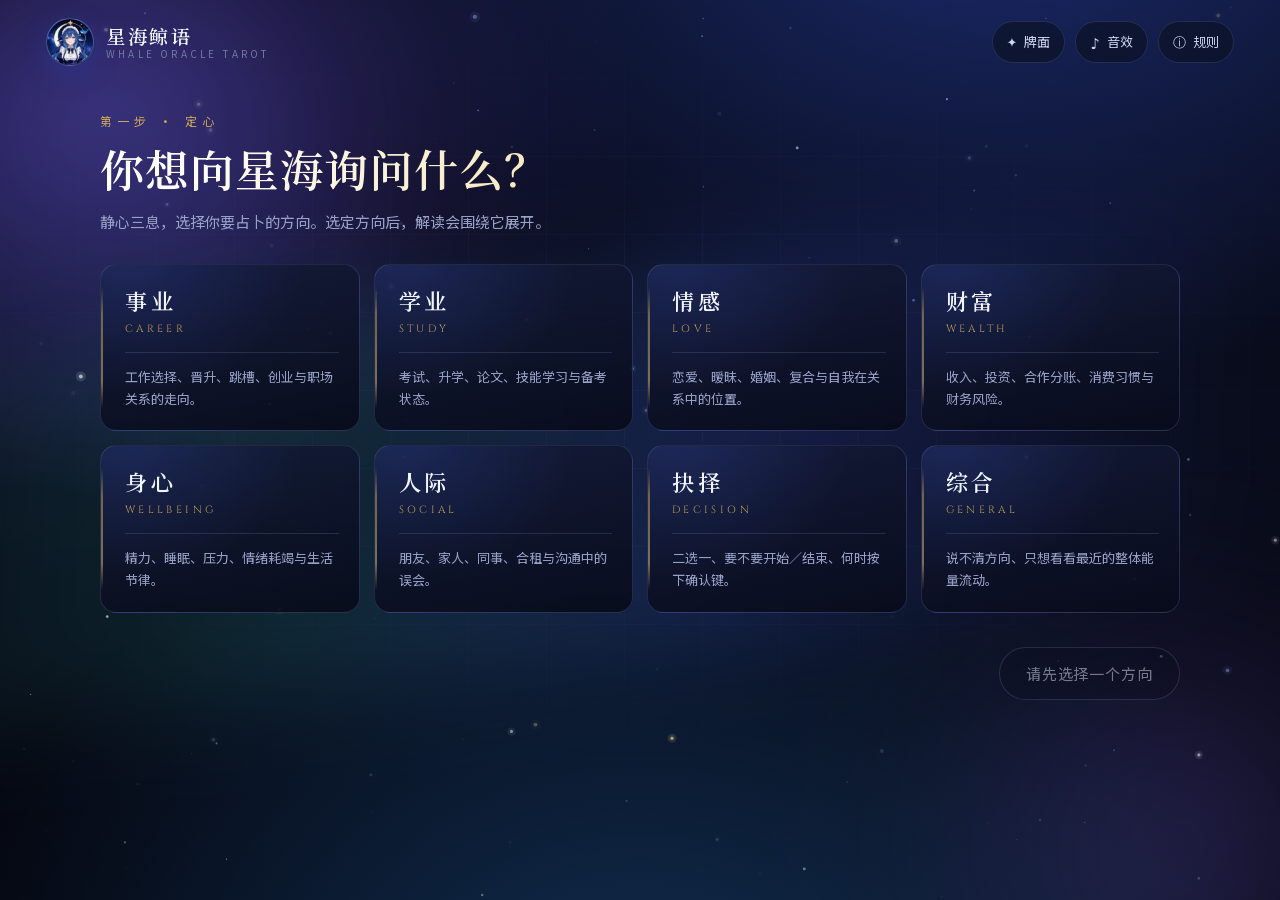
<file: index.html>
<!DOCTYPE html>
<html lang="zh-CN">
<head>
<meta charset="UTF-8" />
<meta name="viewport" content="width=device-width, initial-scale=1, viewport-fit=cover" />
<title>星海鲸语 · 塔罗占卜</title>
<meta name="description" content="星海鲸语塔罗占卜：选择占卜方向，抽取并翻开塔罗牌，获得事业、学业、情感、财富等方向的解读。" />
<meta name="theme-color" content="#080b1a" />
<link rel="icon" href="[data-uri]" />
<link rel="manifest" href="./manifest.webmanifest" />
<!-- PNG 兜底：极老的浏览器不认 SVG 图标，Windows 任务栏快捷方式也只取 PNG。
     16/32px 版由 tools/make-favicon.mjs 用 canvas 按目标尺寸重绘，
     不是把 SVG 截图再缩放——非整数缩放下会有半像素模糊。 -->
<link rel="icon" type="image/png" sizes="32x32" href="./assets/icons/favicon-32.png" />
<link rel="icon" type="image/png" sizes="16x16" href="./assets/icons/favicon-16.png" />
<link rel="apple-touch-icon" href="./assets/icons/icon-192.png" />
<link rel="stylesheet" href="./styles/fonts.css" />
<link rel="stylesheet" href="./styles/base.css" />
<link rel="stylesheet" href="./styles/card.css" />
<link rel="stylesheet" href="./styles/app.css" />
</head>
<body>
  <div class="sky" aria-hidden="true">
    <canvas id="stars"></canvas>
    <div class="nebula nebula--a"></div>
    <div class="nebula nebula--b"></div>
    <div class="aurora"></div>
    <div class="grid-veil"></div>
  </div>

  <div id="fx" class="fx-layer" aria-hidden="true"></div>

  <header class="topbar">
    <a class="brand" href="./" aria-label="星海鲸语首页">
      <span class="brand__mark" id="brandMark"></span>
      <span class="brand__text">
        <b>星海鲸语</b>
        <i>Whale&nbsp;Oracle&nbsp;Tarot</i>
      </span>
    </a>
    <div class="topbar__actions">
      <button class="icon-btn" id="galleryBtn" type="button" title="浏览全部 78 张牌面">✦<span class="icon-btn__label">牌面</span></button>
      <button class="icon-btn" id="soundBtn" type="button" aria-pressed="false" title="环境音效">
        <span class="icon-btn__glyph">♪</span><span class="icon-btn__label">音效</span>
      </button>
      <button class="icon-btn" id="helpBtn" type="button" title="关于牌阵与规则">ⓘ<span class="icon-btn__label">规则</span></button>
    </div>
  </header>

  <main id="app">
    <!-- ─── 步骤 1：方向 ─── -->
    <section class="screen" id="screen-category" data-screen="category">
      <div class="screen__inner">
        <p class="kicker">第一步 · 定心</p>
        <h1 class="title">你想向星海询问什么？</h1>
        <p class="lede">静心三息，选择你要占卜的方向。选定方向后，解读会围绕它展开。</p>
        <div class="cat-grid" id="catGrid" role="list"></div>
        <div class="screen__foot">
          <button class="btn btn--ghost" id="toSpread" type="button" disabled>请先选择一个方向</button>
        </div>
      </div>
    </section>

    <!-- ─── 步骤 2：牌阵 ─── -->
    <section class="screen" id="screen-spread" data-screen="spread" hidden>
      <div class="screen__inner">
        <p class="kicker">第二步 · 立阵</p>
        <h1 class="title">选择牌阵</h1>
        <p class="lede" id="spreadLede">牌阵决定每张牌在哪个位置说话，位置本身就是解读的一部分。</p>
        <div class="spread-grid" id="spreadGrid" role="list"></div>
        <div class="screen__foot">
          <button class="btn btn--ghost" data-back="category" type="button">← 返回</button>
          <button class="btn btn--primary" id="toDraw" type="button">洗牌并抽牌 →</button>
        </div>
      </div>
    </section>

    <!-- ─── 步骤 3：抽牌 ─── -->
    <section class="screen screen--table" id="screen-draw" data-screen="draw" hidden>
      <div class="table-head">
        <div class="table-head__left">
          <p class="kicker">第三步 · 取牌</p>
          <h2 class="title title--sm" id="drawTitle">洗牌中…</h2>
          <p class="lede lede--sm" id="drawHint">深呼吸，把问题放在心里。</p>
        </div>
        <div class="table-head__right">
          <div class="progress" role="progressbar" aria-valuemin="0" aria-valuemax="100" aria-valuenow="0" id="progress">
            <div class="progress__bar" id="progressBar"></div>
          </div>
          <span class="progress__label" id="progressLabel">0 / 0</span>
          <button class="btn btn--ghost btn--sm" id="reshuffleBtn" type="button" hidden>↻ 重洗</button>
        </div>
      </div>

      <div class="table-stage" id="tableStage">
        <div class="deck-area" id="deckArea">
          <div class="deck" id="deck" aria-hidden="true"></div>
          <p class="deck-caption" id="deckCaption">星海鲸语 · 78 张</p>
        </div>
        <p class="fan-caption" id="fanCaption" aria-live="polite">凭直觉点选一张牌</p>
        <div class="fan" id="fan"></div>
      </div>

      <div class="table-foot">
        <div class="spread-slots" id="spreadSlots" aria-live="polite"></div>
        <div class="table-foot__actions">
          <button class="btn btn--ghost btn--sm" data-back="spread" type="button">← 换牌阵</button>
          <button class="btn btn--primary" id="flipAllBtn" type="button" hidden>全部翻开 ✦</button>
        </div>
      </div>
    </section>

    <!-- ─── 步骤 4：解读 ─── -->
    <section class="screen screen--reading" id="screen-reading" data-screen="reading" hidden>
      <div class="reading-head">
        <p class="kicker">第四步 · 观象</p>
        <h2 class="title title--sm" id="readingTitle">牌已就位</h2>
        <p class="lede lede--sm" id="readingSub">轻点任意一张牌，翻开它的启示。</p>
      </div>
      <div class="reading-layout" id="readingLayout"></div>
      <div class="reading-foot">
        <button class="btn btn--ghost btn--sm" data-back="draw" type="button">← 回到牌桌</button>
        <button class="btn btn--ghost btn--sm" id="replayBtn" type="button">↻ 同一副牌重看</button>
        <button class="btn btn--ghost btn--sm" id="shareBtn" type="button">⧉ 复制分享链接</button>
        <button class="btn btn--primary" id="againBtn" type="button">开始新的占卜</button>
      </div>
    </section>
  </main>

  <!-- 解读详情浮层 -->
  <div class="modal" id="detailModal" hidden>
    <div class="modal__scrim" data-close="1"></div>
    <div class="modal__panel" role="dialog" aria-modal="true" aria-labelledby="detailTitle">
      <button class="modal__close" data-close="1" type="button" aria-label="关闭">✕</button>
      <div class="modal__card" id="detailCardArt"></div>
      <div class="modal__body">
        <p class="detail__pos" id="detailPos"></p>
        <h3 class="detail__name" id="detailTitle"></h3>
        <p class="detail__meta" id="detailMeta"></p>
        <div class="detail__nav" id="detailNav">
          <button class="btn btn--ghost btn--sm" id="detailPrev" type="button">← 上一张</button>
          <span class="detail__nav-count" id="detailNavCount"></span>
          <button class="btn btn--ghost btn--sm" id="detailNext" type="button">下一张 →</button>
        </div>
        <div class="detail__section">
          <h4>牌面启示</h4>
          <p id="detailText"></p>
        </div>
        <div class="detail__section" id="detailExtraWrap">
          <h4 id="detailExtraTitle">综合建议</h4>
          <p id="detailExtra"></p>
        </div>
        <div class="detail__tags" id="detailTags"></div>
      </div>
    </div>
  </div>

  <!-- 规则说明 -->
  <div class="modal" id="helpModal" hidden>
    <div class="modal__scrim" data-close="1"></div>
    <div class="modal__panel modal__panel--doc" role="dialog" aria-modal="true" aria-labelledby="helpTitle">
      <button class="modal__close" data-close="1" type="button" aria-label="关闭">✕</button>
      <h3 class="detail__name" id="helpTitle">占卜规则</h3>
      <div class="doc" id="helpDoc"></div>
    </div>
  </div>

  <!-- 卡面浏览 -->
  <div class="modal" id="galleryModal" hidden>
    <div class="modal__scrim" data-close="1"></div>
    <div class="modal__panel modal__panel--gallery" role="dialog" aria-modal="true" aria-labelledby="galleryTitle">
      <button class="modal__close" data-close="1" type="button" aria-label="关闭">✕</button>
      <h3 class="detail__name" id="galleryTitle">牌面图鉴</h3>
      <p class="gallery__lede">全部 78 张牌面。点击任意一张放大查看，可切换查看牌背。</p>
      <div class="gallery__bar">
        <div class="gallery__filters" id="galleryFilters"></div>
        <div class="gallery__tools">
          <button class="btn btn--ghost btn--sm" id="galleryRev" type="button" aria-pressed="false">显示逆位</button>
          <button class="btn btn--ghost btn--sm" id="galleryFlip" type="button" aria-pressed="false">翻到牌背</button>
          <span class="gallery__count" id="galleryCount"></span>
        </div>
      </div>
      <div class="gallery__grid" id="galleryGrid"></div>
    </div>
  </div>

  <!-- 单张放大 -->
  <div class="modal modal--zoom" id="zoomModal" hidden>
    <div class="modal__scrim" data-close="1"></div>
    <div class="modal__zoom" role="dialog" aria-modal="true" aria-labelledby="zoomTitle">
      <button class="modal__close" data-close="1" type="button" aria-label="关闭">✕</button>
      <div class="modal__zoom-art" id="zoomArt"></div>
      <div class="modal__zoom-info">
        <p class="detail__pos" id="zoomPos"></p>
        <h3 class="detail__name" id="zoomTitle"></h3>
        <p class="detail__meta" id="zoomMeta"></p>
        <div class="gallery__nav">
          <button class="btn btn--ghost btn--sm" id="zoomPrev" type="button">← 上一张</button>
          <button class="btn btn--ghost btn--sm" id="zoomNext" type="button">下一张 →</button>
        </div>
      </div>
    </div>
  </div>

  <div class="toast" id="toast" role="status" aria-live="polite" hidden></div>

  <script type="module" src="./src/main.js"></script>
</body>
</html>
</file>
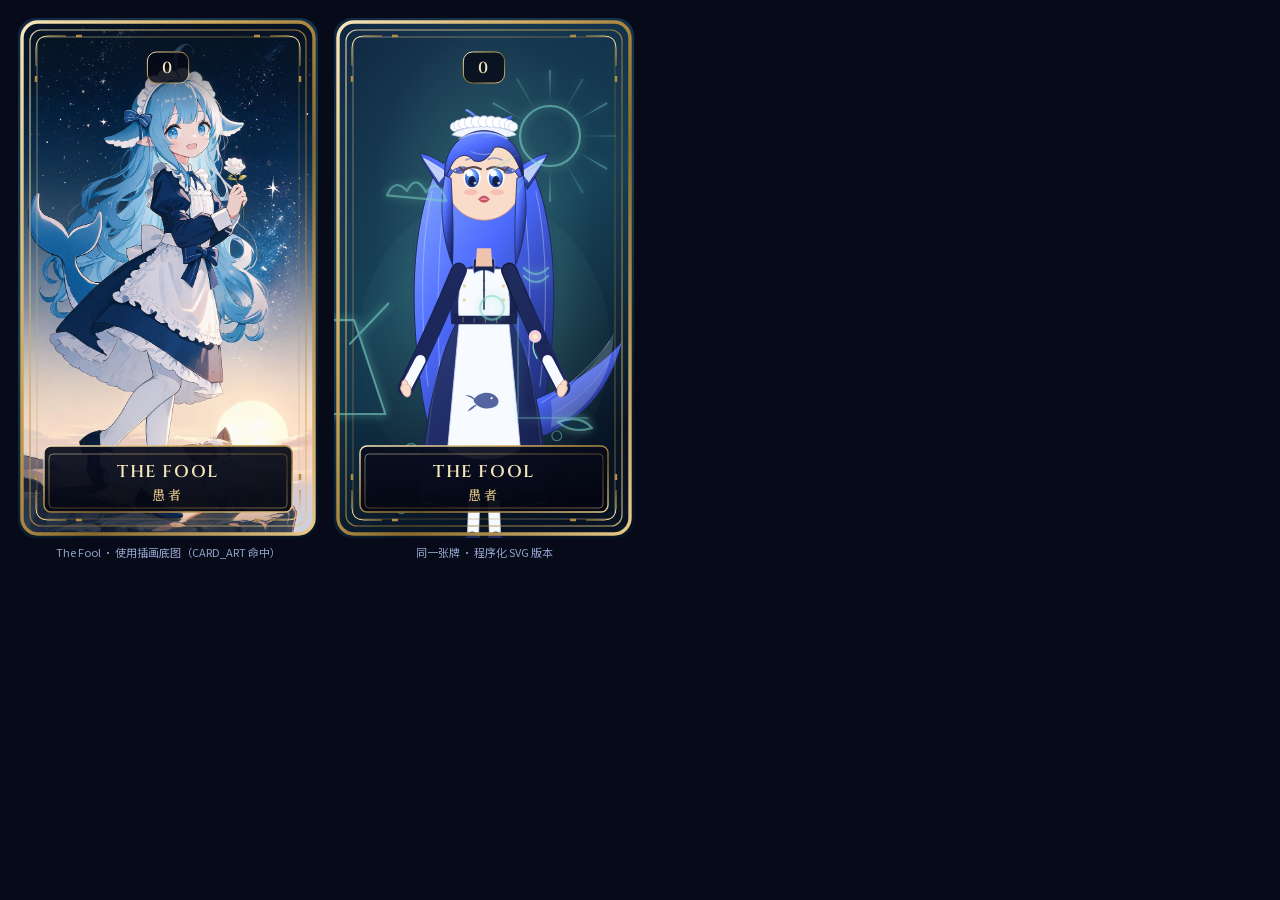
<file: tools/art-check.html>
<!DOCTYPE html>
<html lang="zh-CN">
<head>
<meta charset="UTF-8" />
<title>插画接入验证</title>
<link rel="stylesheet" href="../styles/fonts.css" />
<style>
  body { margin:0; padding:18px; background:#070a18; color:#cfd6f2; font-family:'Noto Sans SC',system-ui; }
  .row { display:flex; gap:16px; align-items:flex-start; }
  .box { display:flex; flex-direction:column; align-items:center; gap:6px; }
  .box svg { width:300px; height:520px; display:block; border-radius:14px; }
  .box b { font-size:11px; color:#8fa0c8; font-weight:400; }
</style>
</head>
<body>
<div class="row" id="row"></div>
<script type="module">
import { DECK } from '../src/data/deck.js';
import { renderCardFront } from '../src/art/card-art.js';
import { mountCardDefs } from '../src/art/whale-back.js';
import { CARD_ART } from '../src/data/art-manifest.js';
mountCardDefs();
const row = document.getElementById('row');
/* 左：已接入插画的牌；右：同一张牌不接插画时的程序化版本（临时改清单再渲染） */
const card = DECK.find((c) => c.id === 'major-00');
const a = document.createElement('div'); a.className = 'box';
a.innerHTML = renderCardFront(card) + `<b>${card.en} · 使用插画底图（CARD_ART 命中）</b>`;
row.appendChild(a);

const b = document.createElement('div'); b.className = 'box';
b.innerHTML = renderCardFront({ ...card, id: 'major-00-proc' }) + `<b>同一张牌 · 程序化 SVG 版本</b>`;
row.appendChild(b);
document.title = 'OK · ' + Object.keys(CARD_ART).length;
</script>
</body>
</html>
</file>
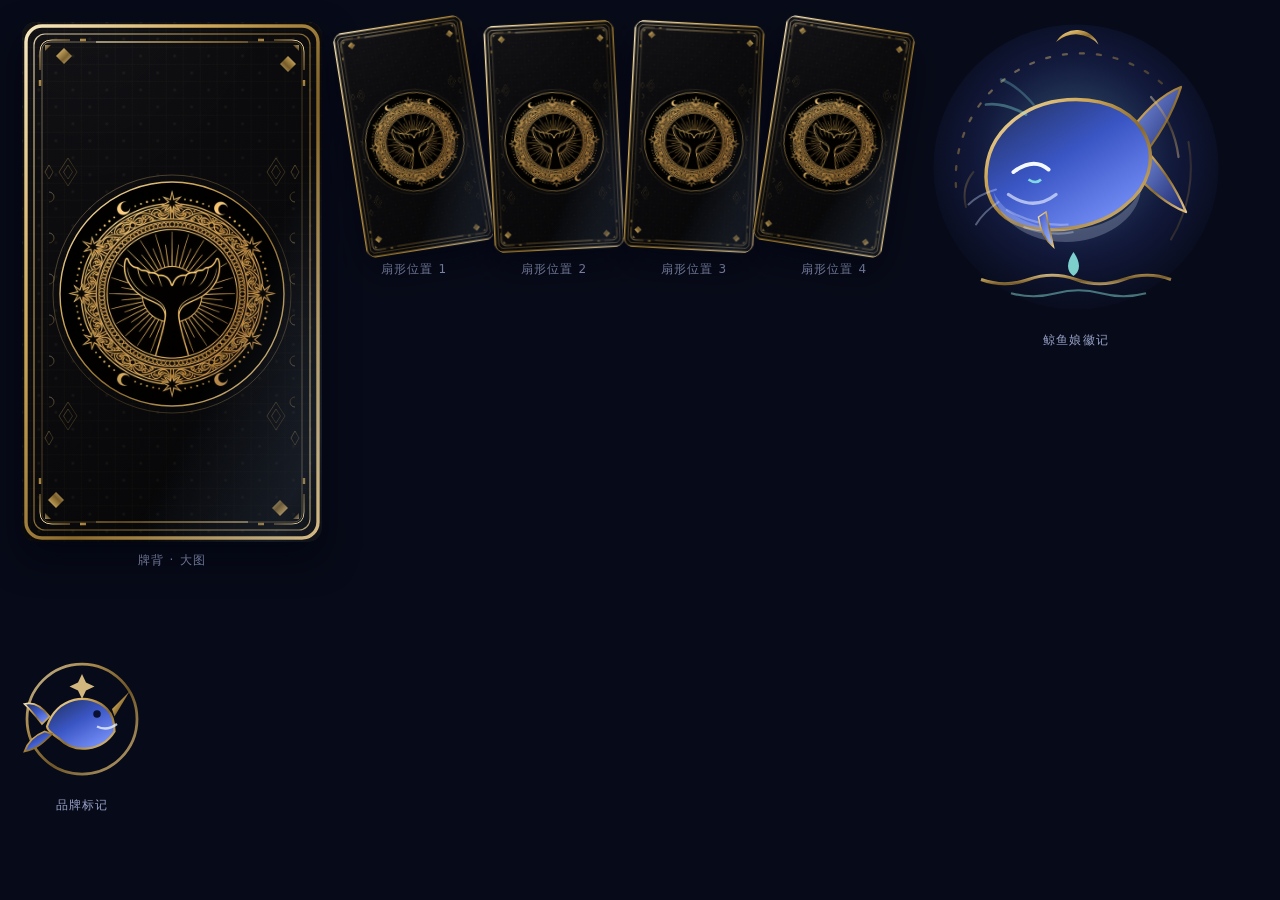
<file: tools/back-check.html>
<!DOCTYPE html>
<html lang="zh-CN">
<head>
<meta charset="UTF-8" />
<title>牌背对照 · 鲸尾</title>
<link rel="stylesheet" href="../styles/base.css" />
<link rel="stylesheet" href="../styles/card.css" />
<style>
  body { margin:0; background:#070a18; display:flex; gap:26px; padding:22px; align-items:flex-start; flex-wrap:wrap; }
  .box { display:flex; flex-direction:column; align-items:center; gap:8px; }
  .box b { color:#98a2c8; font-size:12px; font-weight:400; letter-spacing:.1em; }
  .card { --card-w: 300px; --card-h: 520px; }
  .sm { --card-w: 132px; --card-h: 229px; }
  .sig { width:300px; height:300px; }
</style>
</head>
<body>
  <div class="box"><div id="big"></div><b>牌背 · 大图</b></div>
  <div class="box" style="flex-direction:row;gap:8px" id="row"></div>
  <div class="box"><div class="sig" id="sig"></div><b>鲸鱼娘徽记</b></div>
  <div class="box"><div id="brand"></div><b>品牌标记</b></div>
<script type="module">
import { mountCardDefs, whaleSigil, brandMark } from '../src/art/whale-back.js';
import { createCard } from '../src/core/ui.js';
mountCardDefs();

const big = document.getElementById('big');
big.appendChild(createCard(null));

const row = document.getElementById('row');
for (let i = 0; i < 4; i++) {
  const holder = document.createElement('div');
  holder.className = 'box';
  const c = createCard(null);
  c.classList.add('sm');
  c.style.transform = `rotate(${(i - 1.5) * 6}deg)`;
  holder.appendChild(c);
  const label = document.createElement('b');
  label.textContent = `扇形位置 ${i + 1}`;
  holder.appendChild(label);
  row.appendChild(holder);
}

document.getElementById('sig').innerHTML = whaleSigil(300);
document.getElementById('brand').innerHTML = brandMark().replace('viewBox="0 0 48 48"', 'viewBox="0 0 48 48" width="120" height="120"');
document.title = 'OK';
</script>
</body>
</html>
</file>
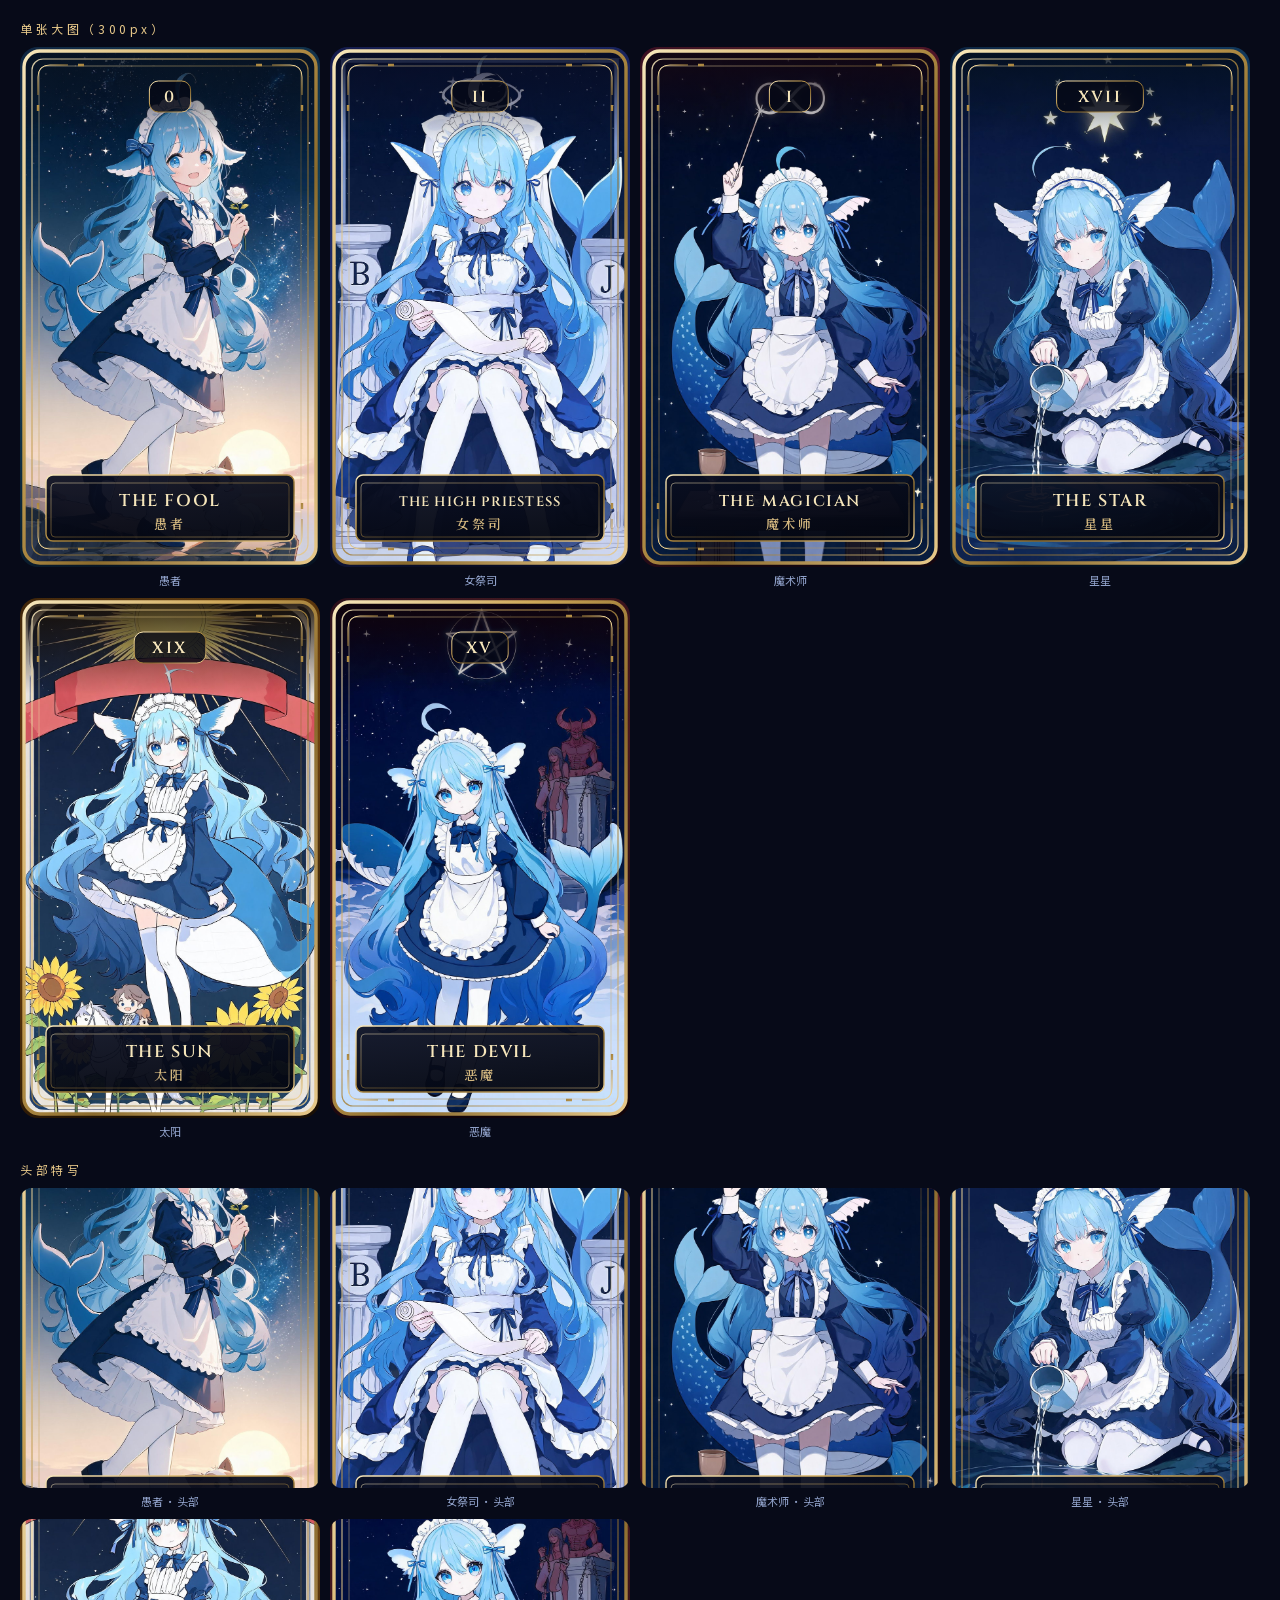
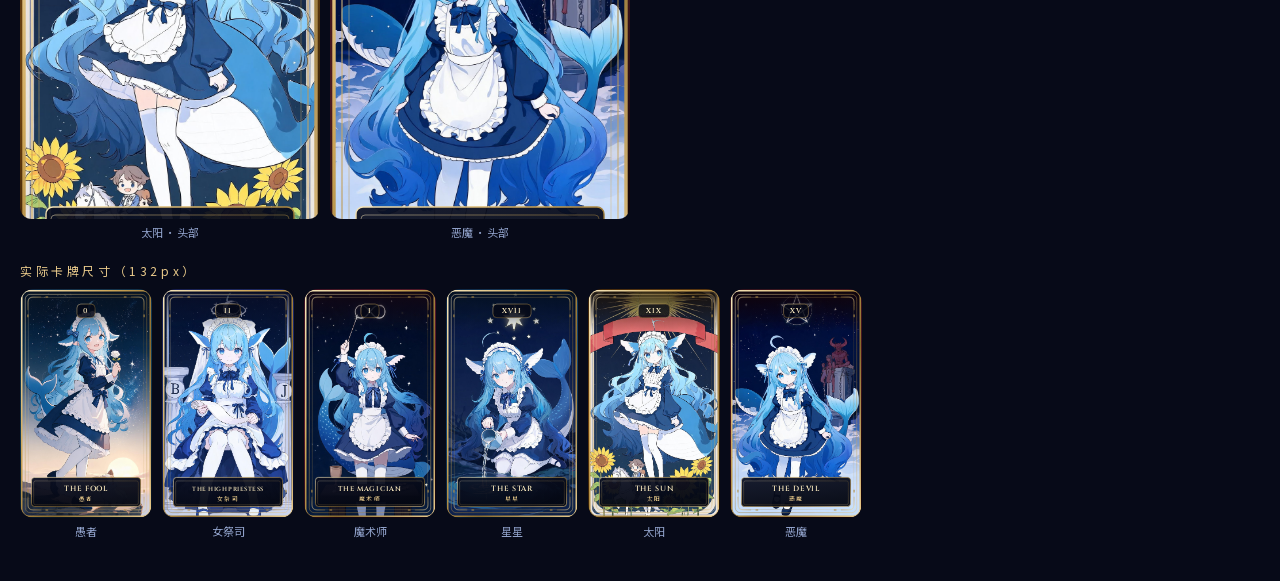
<file: tools/char-check.html>
<!DOCTYPE html>
<html lang="zh-CN">
<head>
<meta charset="UTF-8" />
<title>角色放大检视</title>
<link rel="stylesheet" href="../styles/fonts.css" />
<style>
  body { margin:0; padding:20px; background:#070a18; color:#cfd6f2; font-family:'Noto Sans SC',system-ui; }
  h3 { font-size:12px; letter-spacing:.3em; color:#e8c98a; font-weight:400; margin:0 0 10px; }
  .row { display:flex; gap:10px; flex-wrap:wrap; margin-bottom:22px; }
  .box { display:flex; flex-direction:column; align-items:center; gap:5px; }
  .box svg { width:300px; height:520px; display:block; border-radius:14px; }
  .box.sm svg { width:132px; height:229px; }
  .crop svg { width:300px; height:300px; object-fit:cover; }
  .box b { font-size:11px; color:#8fa0c8; font-weight:400; }
  .cropwrap { width:300px; height:300px; overflow:hidden; border-radius:12px; position:relative; }
  .cropwrap svg { position:absolute; top:-140px; left:0; }
</style>
</head>
<body>
<h3>单张大图（300px）</h3>
<div class="row" id="big"></div>
<h3>头部特写</h3>
<div class="row" id="crop"></div>
<h3>实际卡牌尺寸（132px）</h3>
<div class="row" id="small"></div>
<script type="module">
import { DECK } from '../src/data/deck.js';
import { renderCardFront } from '../src/art/card-art.js';
import { mountCardDefs } from '../src/art/whale-back.js';
mountCardDefs();
const pick = ['major-00', 'major-02', 'major-01', 'major-17', 'major-19', 'major-15'];
const big = document.getElementById('big');
const crop = document.getElementById('crop');
const small = document.getElementById('small');
for (const id of pick) {
  const card = DECK.find((c) => c.id === id);
  const svg = renderCardFront(card);
  const b = document.createElement('div'); b.className = 'box';
  b.innerHTML = svg + `<b>${card.name}</b>`; big.appendChild(b);

  const c = document.createElement('div'); c.className = 'box';
  const wrap = document.createElement('div'); wrap.className = 'cropwrap';
  wrap.innerHTML = svg; c.appendChild(wrap);
  const lb = document.createElement('b'); lb.textContent = card.name + ' · 头部';
  c.appendChild(lb); crop.appendChild(c);

  const s = document.createElement('div'); s.className = 'box sm';
  s.innerHTML = svg + `<b>${card.name}</b>`; small.appendChild(s);
}
document.title = 'OK';
</script>
</body>
</html>
</file>
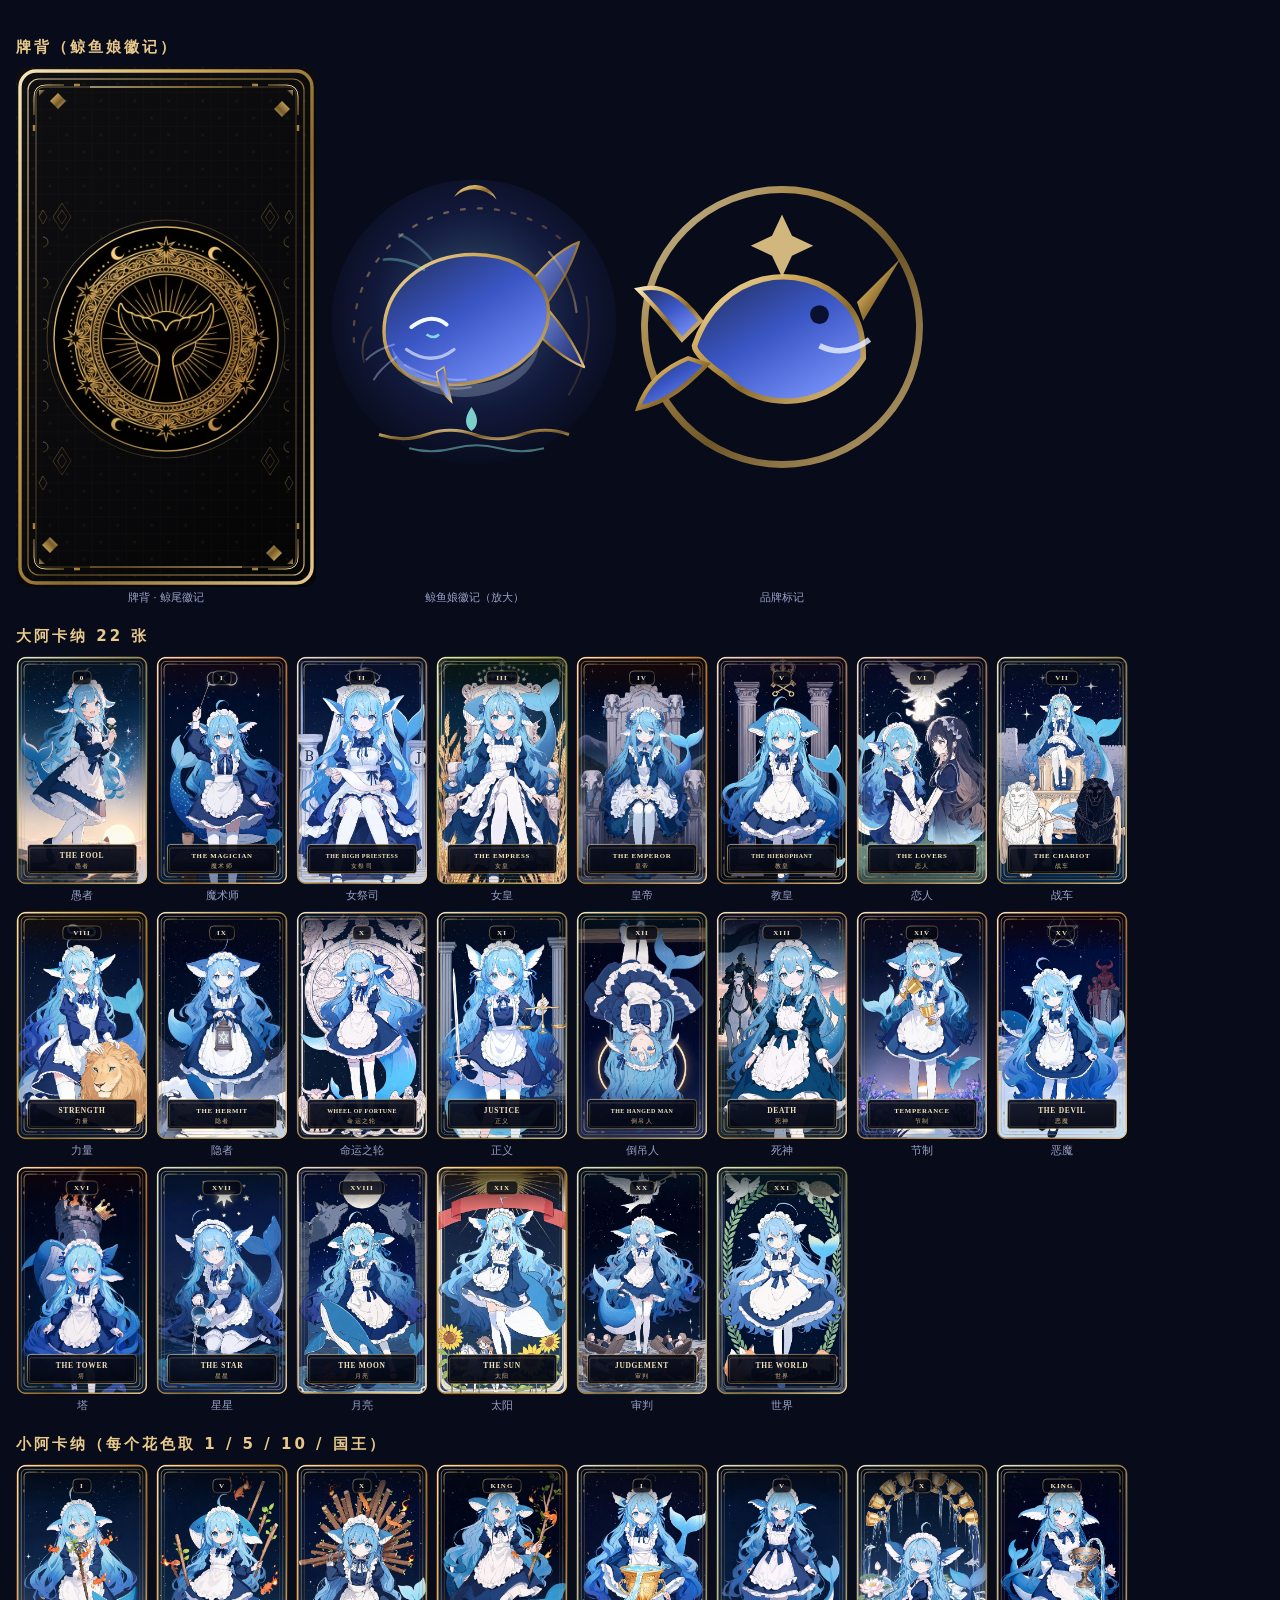
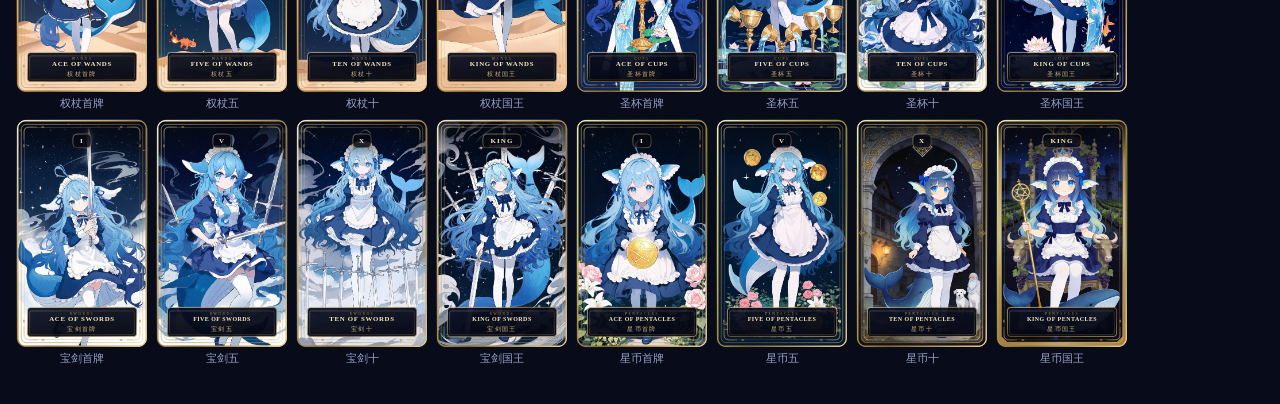
<file: tools/preview.html>
<!DOCTYPE html>
<html lang="zh-CN">
<head>
<meta charset="UTF-8" />
<title>开发自检 · 牌面总览</title>
<style>
  body { margin: 0; padding: 16px; background: #080b1a; color: #e8ecff; font-family: system-ui, "Microsoft YaHei", sans-serif; }
  h2 { font-size: 15px; letter-spacing: .2em; color: #e8c98a; margin: 22px 0 10px; }
  .row { display: flex; flex-wrap: wrap; gap: 8px; }
  .cell { width: 132px; }
  .cell svg { width: 132px; height: 229px; display: block; border-radius: 12px; }
  .cell b { display: block; font-size: 11px; color: #98a2c8; margin-top: 3px; text-align: center; font-weight: 400; }
  .big svg { width: 300px; height: 520px; }
  .big .cell { width: 300px; }
</style>
</head>
<body>
  <h2>牌背（鲸鱼娘徽记）</h2>
  <div class="row big" id="backs"></div>
  <h2>大阿卡纳 22 张</h2>
  <div class="row" id="majors"></div>
  <h2>小阿卡纳（每个花色取 1 / 5 / 10 / 国王）</h2>
  <div class="row" id="minors"></div>
  <h2 id="errTitle" style="color:#f07a8a"></h2>
  <pre id="err" style="color:#f07a8a;white-space:pre-wrap"></pre>

<script type="module">
import { DECK } from '../src/data/deck.js';
import { renderCardFront } from '../src/art/card-art.js';
import { mountCardDefs, whaleSigil, brandMark } from '../src/art/whale-back.js';
import { createCard } from '../src/core/ui.js';

mountCardDefs();

const put = (host, card, label) => {
  const d = document.createElement('div');
  d.className = 'cell';
  d.innerHTML = renderCardFront(card);
  const b = document.createElement('b');
  b.textContent = label || card.name;
  d.appendChild(b);
  host.appendChild(d);
};

try {
  const backs = document.getElementById('backs');

  /* 牌背：用共享 symbol 渲染的真实卡牌（与站内一致） */
  const b1 = document.createElement('div');
  b1.className = 'cell';
  b1.appendChild(createCard(null));
  const l1 = document.createElement('b'); l1.textContent = '牌背 · 鲸尾徽记';
  b1.appendChild(l1);
  backs.appendChild(b1);

  /* 鲸鱼娘徽记（放大） */
  const b2 = document.createElement('div');
  b2.className = 'cell';
  b2.innerHTML = whaleSigil(260);
  const l2 = document.createElement('b'); l2.textContent = '鲸鱼娘徽记（放大）';
  b2.appendChild(l2);
  backs.appendChild(b2);

  /* 品牌标记 */
  const b3 = document.createElement('div');
  b3.className = 'cell';
  b3.innerHTML = brandMark();
  const l3 = document.createElement('b'); l3.textContent = '品牌标记';
  b3.appendChild(l3);
  backs.appendChild(b3);

  const majors = document.getElementById('majors');
  DECK.filter((c) => c.arcana === 'major').forEach((c) => put(majors, c));

  const minors = document.getElementById('minors');
  for (const suit of ['wands', 'cups', 'swords', 'pentacles']) {
    for (const id of [`${suit}-01`, `${suit}-05`, `${suit}-10`, `${suit}-king`]) {
      const c = DECK.find((x) => x.id === id);
      if (c) put(minors, c);
    }
  }
  document.title = 'OK · ' + DECK.length;
} catch (e) {
  document.getElementById('errTitle').textContent = '渲染出错：';
  document.getElementById('err').textContent = (e && e.stack) || String(e);
  document.title = 'ERR';
}
</script>
</body>
</html>
</file>
<file: styles/fonts.css>
/* ===========================================================
   fonts.css · 本地内嵌思源宋体 / 思源黑体（OFL-1.1）
   全部文件随站点一起分发，离线可用；不需要联网拉字体。

   三个 CJK 字体都已子集化（*.subset.woff2）：只保留 index.html 与
   src/**/*.js 里实际出现过的 1813 个字符（含 1650 个汉字），
   合计 3.98 MB → 847 KB。原始全量字体仍留在 fonts/ 供重新子集化用。
   新增中文文案后请重跑：python tools/make-font-subset.py
   =========================================================== */

/* 思源宋体 · 正文 */
@font-face {
  font-family: 'Noto Serif SC';
  font-style: normal;
  font-weight: 400;
  font-display: swap;
  src: url('../fonts/NotoSerifSC-400.subset.woff2') format('woff2');
}
/* 思源宋体 · 标题/强调 */
@font-face {
  font-family: 'Noto Serif SC';
  font-style: normal;
  font-weight: 600;
  font-display: swap;
  src: url('../fonts/NotoSerifSC-600.subset.woff2') format('woff2');
}
/* 思源黑体 · 界面与长正文（小字号更清楚） */
@font-face {
  font-family: 'Noto Sans SC';
  font-style: normal;
  font-weight: 400;
  font-display: swap;
  src: url('../fonts/NotoSansSC-400.subset.woff2') format('woff2');
}

/* ───────── 卡面用英文衬线（拉丁字母极小，随站点内嵌） ─────────
   Cinzel：罗马碑刻体，用于牌名与序号，塔罗牌最常见的英文牌名气质
   Cormorant Garamond：用于小字铭文与副标题 */
@font-face {
  font-family: 'Cinzel';
  font-style: normal;
  font-weight: 400;
  font-display: swap;
  src: url('../fonts/Cinzel-400.woff2') format('woff2');
}
@font-face {
  font-family: 'Cinzel';
  font-style: normal;
  font-weight: 600;
  font-display: swap;
  src: url('../fonts/Cinzel-600.woff2') format('woff2');
}
@font-face {
  font-family: 'Cinzel';
  font-style: normal;
  font-weight: 700;
  font-display: swap;
  src: url('../fonts/Cinzel-700.woff2') format('woff2');
}
@font-face {
  font-family: 'Cormorant Garamond';
  font-style: normal;
  font-weight: 400;
  font-display: swap;
  src: url('../fonts/Cormorant-400.woff2') format('woff2');
}
@font-face {
  font-family: 'Cormorant Garamond';
  font-style: normal;
  font-weight: 600;
  font-display: swap;
  src: url('../fonts/Cormorant-600.woff2') format('woff2');
}

:root {
  /* 卡面专用英文衬线栈（SVG 内用具体字体名，不能依赖 CSS 变量） */
  --font-tarot: 'Cinzel', 'Noto Serif SC', Georgia, 'Times New Roman', serif;
  --font-inscription: 'Cormorant Garamond', 'Cinzel', Georgia, serif;
}
</file>
<file: styles/base.css>
/* ===========================================================
   星海鲸语 · 基础层：设计令牌 / 背景 / 通用组件
   =========================================================== */

:root {
  /* 夜色 */
  --ink-900: #05070f;
  --ink-800: #080b1a;
  --ink-700: #0d1226;
  --ink-600: #131a35;
  --ink-500: #1c2447;
  --ink-400: #2a3463;

  /* 鲸蓝（DeepSeek 系） */
  --whale-400: #6b86ff;
  --whale-500: #4d6bfe;
  --whale-600: #3450d9;
  --whale-700: #22307f;

  /* 星金 */
  --gold-300: #f6e6bb;
  --gold-400: #e8c98a;
  --gold-500: #cfa859;
  --gold-600: #9c7a34;

  /* 星紫 / 星青 */
  --violet-400: #a98bff;
  --violet-600: #5b3fa8;
  --teal-300: #8ff0e6;
  --teal-500: #35b9ae;

  /* 语义 */
  --text-100: #f2f5ff;
  --text-200: #cfd6f2;
  --text-300: #98a2c8;
  --text-400: #6f7aa3;
  --line: rgba(160, 180, 255, 0.16);
  --line-strong: rgba(190, 205, 255, 0.32);

  --ok: #57d6a3;
  --warn: #f0b95c;
  --bad: #f07a8a;

  --radius-s: 10px;
  --radius-m: 16px;
  --radius-l: 26px;

  /* 页面左右留白。抽出来是因为常驻页脚要用它做等宽负边距去「出血」到
     屏幕边缘——写死 -16px 会比实际内边距多出 2px，把文档顶宽。 */
  --gutter: clamp(14px, 4vw, 46px);

  --shadow-1: 0 10px 30px rgba(0, 0, 0, 0.45);
  --shadow-2: 0 26px 70px rgba(0, 0, 0, 0.6);

  /* 正文用思源黑体，小字号下比宋体更清楚；标题用思源宋体 */
  --font-serif: 'Noto Serif SC', "Source Han Serif SC", "Songti SC", "STSong", SimSun, Georgia, serif;
  --font-sans: 'Noto Sans SC', "PingFang SC", "Microsoft YaHei", system-ui, -apple-system, "Segoe UI", sans-serif;

  --ease-out: cubic-bezier(0.22, 1, 0.36, 1);
  --ease-in-out: cubic-bezier(0.65, 0, 0.35, 1);
  --dur-s: 0.22s;
  --dur-m: 0.45s;
  --dur-l: 0.9s;

  /* 卡面尺寸：桌面 / 平板 / 手机三档，尽量给足可读性。
     --card-w-base 是各断点唯一需要覆盖的量，--card-w 与 --card-h 都由它派生。

     注意自定义属性的求值时机：var() 替换是在**定义它的那个元素**上完成的，
     继承给后代的已经是算好的值。所以在后代（例如 .screen--table）上覆盖
     --card-w 时，必须把 --card-h 也重新定义一次，否则高度不会跟着变——
     实测漏掉那行会得到 120×260 这种畸形比例。 */
  --card-w-base: 150px;
  --card-w: var(--card-w-base);
  --card-h: calc(var(--card-w) * 520 / 300);
}

* { box-sizing: border-box; }

html, body {
  margin: 0;
  padding: 0;
  min-height: 100%;
}

/* 关掉 iOS 的字体自动放大：它会把整段文字按容器宽度重新定字号，
   量出来的行高与我们写的对不上，中文长段落尤其容易被撑破行。 */
html {
  -webkit-text-size-adjust: 100%;
  text-size-adjust: 100%;
}

body {
  background: var(--ink-900);
  color: var(--text-100);
  font-family: var(--font-sans);
  font-size: 16px;
  line-height: 1.7;
  -webkit-font-smoothing: antialiased;
  overflow-x: hidden;
  min-height: 100vh;
}

body.is-locked { overflow: hidden; }

h1, h2, h3, h4 { font-family: var(--font-serif); font-weight: 600; margin: 0; letter-spacing: 0.02em; }
p { margin: 0; }
button { font: inherit; color: inherit; cursor: pointer; }
input { font: inherit; }

::selection { background: rgba(77, 107, 254, 0.42); }

/* 连点两次就能进入下一步，所以必须先关掉浏览器的「双击缩放」：
   默认手势识别会把第二次点按当成放大意图，页面先缩放一下再跳转，
   中间还会带来约 300ms 的点击延迟。manipulation 只关双击缩放，双指捏合仍在。 */
button, a, .card, .cat, .spread, label {
  touch-action: manipulation;
}

/* ─── 背景：星空 / 星云 / 极光 / 网格 ─── */
.sky {
  position: fixed;
  inset: 0;
  z-index: 0;
  overflow: hidden;
  background:
    radial-gradient(1200px 760px at 78% -10%, #1b2a6b 0%, transparent 62%),
    radial-gradient(900px 640px at 8% 12%, #2a1c56 0%, transparent 60%),
    radial-gradient(1100px 900px at 50% 118%, #123055 0%, transparent 66%),
    linear-gradient(180deg, #05070f 0%, #080b1a 46%, #04060e 100%);
}

#stars { position: absolute; inset: 0; width: 100%; height: 100%; }

.nebula {
  position: absolute;
  border-radius: 50%;
  filter: blur(70px);
  opacity: 0.5;
  mix-blend-mode: screen;
  animation: drift 34s var(--ease-in-out) infinite alternate;
}
.nebula--a {
  width: 46vw; height: 46vw; left: -10vw; top: -8vw;
  background: radial-gradient(circle at 40% 40%, rgba(77, 107, 254, 0.55), transparent 68%);
}
.nebula--b {
  width: 40vw; height: 40vw; right: -8vw; bottom: -12vw;
  background: radial-gradient(circle at 60% 60%, rgba(139, 92, 246, 0.45), transparent 70%);
  animation-delay: -12s;
}

.aurora {
  position: absolute;
  left: -20%;
  top: 30%;
  width: 140%;
  height: 42vh;
  background: linear-gradient(100deg, transparent 0%, rgba(53, 185, 174, 0.16) 30%, rgba(77, 107, 254, 0.2) 55%, transparent 85%);
  filter: blur(48px);
  transform: rotate(-7deg);
  animation: aurora 22s ease-in-out infinite alternate;
}

.grid-veil {
  position: absolute;
  inset: 0;
  background-image:
    linear-gradient(rgba(140, 165, 255, 0.055) 1px, transparent 1px),
    linear-gradient(90deg, rgba(140, 165, 255, 0.055) 1px, transparent 1px);
  background-size: 78px 78px;
  mask-image: radial-gradient(ellipse 80% 62% at 50% 42%, #000 22%, transparent 78%);
  -webkit-mask-image: radial-gradient(ellipse 80% 62% at 50% 42%, #000 22%, transparent 78%);
  opacity: 0.7;
}

@keyframes drift {
  from { transform: translate3d(0, 0, 0) scale(1); }
  to   { transform: translate3d(6vw, 4vh, 0) scale(1.16); }
}
@keyframes aurora {
  from { transform: rotate(-7deg) translateY(-3vh); opacity: 0.75; }
  to   { transform: rotate(-3deg) translateY(4vh); opacity: 1; }
}

/* ─── 顶栏 ─── */
.topbar {
  position: relative;
  z-index: 30;
  display: flex;
  align-items: center;
  justify-content: space-between;
  gap: 16px;
  padding: 18px clamp(16px, 4vw, 46px);
}

.brand {
  display: inline-flex;
  align-items: center;
  gap: 12px;
  text-decoration: none;
  color: inherit;
}
/* 品牌标记：48×48 的圆形头像。
   做成圆形而不是原来的 14px 圆角方形，是因为 Seedream 出的徽记本身就是
   「金环 + 圆内构图」，圆形遮罩把四角那片空背景裁掉，脸能占满整个 48px；
   圆角方形会把徽记缩在中间、四周留一圈深色，小尺寸下白白损失可读性。 */
.brand__mark {
  width: 48px; height: 48px;
  display: grid;
  place-items: center;
  border-radius: 50%;
  overflow: hidden;
  background: linear-gradient(160deg, rgba(77, 107, 254, 0.32), rgba(10, 14, 32, 0.9));
  border: 1px solid rgba(160, 190, 255, 0.3);
  box-shadow: inset 0 1px 0 rgba(255, 255, 255, 0.16), 0 8px 24px rgba(38, 60, 160, 0.4);
}
.brand__mark svg { width: 30px; height: 30px; display: block; }
/* 位图版品牌标记：满幅铺满，由容器的 border-radius 裁圆 */
.brand__img {
  display: block;
  width: 100%;
  height: 100%;
  object-fit: cover;
  border-radius: inherit;
}
.brand__text { display: flex; flex-direction: column; line-height: 1.25; }
.brand__text b { font-family: var(--font-serif); font-size: 19px; letter-spacing: 0.14em; }
.brand__text i {
  font-style: normal;
  font-size: 10px;
  letter-spacing: 0.32em;
  text-transform: uppercase;
  color: var(--text-400);
}

.topbar__actions { display: flex; gap: 10px; }
.icon-btn {
  display: inline-flex;
  align-items: center;
  gap: 7px;
  padding: 9px 14px;
  border-radius: 999px;
  background: rgba(12, 18, 40, 0.72);
  border: 1px solid var(--line);
  color: var(--text-200);
  font-size: 13px;
  backdrop-filter: blur(10px);
  transition: border-color var(--dur-s), color var(--dur-s), transform var(--dur-s), background var(--dur-s);
}
.icon-btn:hover { border-color: var(--line-strong); color: #fff; transform: translateY(-1px); }
.icon-btn[aria-pressed="true"] {
  color: var(--gold-300);
  border-color: rgba(232, 201, 138, 0.55);
  background: rgba(58, 44, 12, 0.4);
}
.icon-btn__glyph { font-size: 15px; line-height: 1; }

/* ─── 屏幕容器 ─── */
#app {
  position: relative;
  z-index: 20;
  padding: 0 var(--gutter) 150px;
}

.screen { animation: screen-in var(--dur-l) var(--ease-out) both; }
.screen[hidden] { display: none; }

@keyframes screen-in {
  from { opacity: 0; transform: translateY(22px) scale(0.99); filter: blur(6px); }
  to   { opacity: 1; transform: none; filter: none; }
}

.screen__inner {
  max-width: 1080px;
  margin: 0 auto;
  padding-top: clamp(10px, 3vh, 40px);
}

.kicker {
  font-size: 12px;
  letter-spacing: 0.42em;
  text-transform: uppercase;
  color: var(--gold-500);
  margin-bottom: 10px;
}

.title {
  font-size: clamp(27px, 4.4vw, 44px);
  line-height: 1.26;
  background: linear-gradient(96deg, #ffffff 6%, var(--gold-300) 44%, #cbd8ff 96%);
  -webkit-background-clip: text;
  background-clip: text;
  color: transparent;
}
.title--sm { font-size: clamp(21px, 2.8vw, 30px); }

.lede {
  margin-top: 12px;
  color: var(--text-300);
  max-width: 62ch;
  font-size: 15px;
}
.lede--sm { font-size: 14px; }

/* ─── 方向卡片 ─── */
.cat-grid {
  display: grid;
  grid-template-columns: repeat(auto-fit, minmax(210px, 1fr));
  gap: 14px;
  margin-top: 30px;
}

.cat {
  position: relative;
  text-align: left;
  padding: 22px 20px 20px 24px;
  border-radius: var(--radius-m);
  background:
    radial-gradient(110% 130% at 12% 0%, rgba(77, 107, 254, 0.16), transparent 60%),
    linear-gradient(168deg, rgba(20, 27, 56, 0.88), rgba(8, 11, 26, 0.92));
  border: 1px solid var(--line);
  overflow: hidden;
  transition: transform var(--dur-m) var(--ease-out), border-color var(--dur-m), box-shadow var(--dur-m);
}
/* 用一条极细的金线替代原来的图标，克制且有仪式感 */
.cat::before {
  content: "";
  position: absolute;
  left: 0;
  top: 22px;
  bottom: 22px;
  width: 2px;
  background: linear-gradient(180deg, transparent, var(--gold-500) 22%, var(--gold-400) 78%, transparent);
  opacity: 0.5;
  transition: opacity var(--dur-m), width var(--dur-m);
}
.cat::after {
  content: "";
  position: absolute;
  inset: -40% -60% auto auto;
  width: 150px; height: 150px;
  background: radial-gradient(circle, rgba(232, 201, 138, 0.3), transparent 68%);
  opacity: 0;
  transition: opacity var(--dur-m);
}
.cat:hover { transform: translateY(-5px); border-color: var(--line-strong); box-shadow: var(--shadow-1); }
.cat:hover::before { opacity: 1; width: 3px; }
.cat:hover::after { opacity: 0.5; }
.cat[aria-pressed="true"] {
  border-color: rgba(232, 201, 138, 0.7);
  box-shadow: 0 0 0 1px rgba(232, 201, 138, 0.28), 0 18px 44px rgba(60, 46, 10, 0.45), inset 0 0 40px rgba(232, 201, 138, 0.08);
  background:
    radial-gradient(110% 130% at 12% 0%, rgba(232, 201, 138, 0.16), transparent 62%),
    linear-gradient(168deg, rgba(28, 32, 60, 0.95), rgba(10, 12, 28, 0.95));
}
.cat[aria-pressed="true"]::before { opacity: 1; width: 3px; }

.cat__name {
  display: block;
  font-family: var(--font-serif);
  font-size: 22px;
  font-weight: 600;
  letter-spacing: 0.16em;
  line-height: 1.3;
}
.cat__en {
  display: block;
  font-family: var(--font-tarot);
  font-size: 10.5px;
  letter-spacing: 0.32em;
  text-transform: uppercase;
  color: var(--gold-500);
  opacity: 0.9;
  margin-top: 5px;
}
.cat__desc {
  display: block;
  margin-top: 13px;
  padding-top: 13px;
  border-top: 1px solid var(--line);
  font-size: 13px;
  color: var(--text-300);
  line-height: 1.72;
}

/* ─── 牌阵卡片 ─── */
.spread-grid {
  display: grid;
  grid-template-columns: repeat(auto-fit, minmax(266px, 1fr));
  gap: 14px;
  margin-top: 28px;
}
.spread {
  position: relative;
  text-align: left;
  padding: 20px;
  border-radius: var(--radius-m);
  background: linear-gradient(168deg, rgba(19, 26, 54, 0.9), rgba(8, 11, 26, 0.94));
  border: 1px solid var(--line);
  transition: transform var(--dur-m) var(--ease-out), border-color var(--dur-m), box-shadow var(--dur-m);
}
.spread:hover { transform: translateY(-5px); border-color: var(--line-strong); box-shadow: var(--shadow-1); }
.spread[aria-pressed="true"] {
  border-color: rgba(232, 201, 138, 0.66);
  box-shadow: 0 0 0 1px rgba(232, 201, 138, 0.24), 0 18px 44px rgba(60, 46, 10, 0.42);
}
.spread__top {
  display: flex;
  align-items: baseline;
  justify-content: space-between;
  gap: 10px;
  flex-wrap: wrap;
}
.spread__name { font-family: var(--font-serif); font-size: 19px; white-space: nowrap; }
.spread__count {
  font-size: 11.5px;
  color: var(--gold-400);
  letter-spacing: 0.08em;
  white-space: nowrap;
}
.spread__desc { display: block; margin-top: 9px; font-size: 13px; color: var(--text-300); }
.spread__slots { margin-top: 13px; display: flex; flex-wrap: wrap; gap: 6px; }
.chip {
  font-size: 11px;
  padding: 3px 9px;
  border-radius: 999px;
  border: 1px solid var(--line);
  color: var(--text-300);
  background: rgba(10, 14, 32, 0.6);
}
.chip--gold { border-color: rgba(232, 201, 138, 0.36); color: var(--gold-300); }

/* ─── 按钮 ─── */
.btn {
  --btn-bg: rgba(16, 22, 46, 0.86);
  position: relative;
  display: inline-flex;
  align-items: center;
  justify-content: center;
  gap: 8px;
  padding: 13px 26px;
  border-radius: 999px;
  border: 1px solid var(--line-strong);
  background: var(--btn-bg);
  color: var(--text-100);
  font-size: 15px;
  letter-spacing: 0.06em;
  overflow: hidden;
  transition: transform var(--dur-s) var(--ease-out), box-shadow var(--dur-m), border-color var(--dur-s), opacity var(--dur-s);
}
.btn:hover:not(:disabled) { transform: translateY(-2px); border-color: rgba(232, 201, 138, 0.6); box-shadow: 0 14px 34px rgba(0, 0, 0, 0.42); }
.btn:active:not(:disabled) { transform: translateY(0) scale(0.985); }
.btn:disabled { opacity: 0.45; cursor: not-allowed; }
.btn--sm { padding: 9px 18px; font-size: 13px; }
.btn--ghost { background: rgba(10, 14, 32, 0.7); }
.btn--primary {
  border-color: transparent;
  background: linear-gradient(100deg, var(--whale-600), var(--whale-500) 42%, #8a7cff 100%);
  box-shadow: 0 12px 34px rgba(52, 80, 217, 0.45), inset 0 1px 0 rgba(255, 255, 255, 0.22);
  font-weight: 600;
}
.btn--primary:hover:not(:disabled) { box-shadow: 0 18px 46px rgba(52, 80, 217, 0.6), inset 0 1px 0 rgba(255, 255, 255, 0.3); }
.btn--primary::after {
  content: "";
  position: absolute;
  top: 0; left: -60%;
  width: 40%; height: 100%;
  background: linear-gradient(90deg, transparent, rgba(255, 255, 255, 0.4), transparent);
  transform: skewX(-18deg);
  animation: sheen 3.6s ease-in-out infinite;
}
@keyframes sheen {
  0%, 62% { left: -60%; }
  100% { left: 130%; }
}

.screen__foot {
  display: flex;
  gap: 12px;
  justify-content: flex-end;
  flex-wrap: wrap;
  margin-top: 34px;
}

/* ─── 浮层 / 提示 ─── */
.modal { position: fixed; inset: 0; z-index: 90; display: grid; place-items: center; padding: 22px; }
.modal[hidden] { display: none; }
.modal__scrim {
  position: absolute; inset: 0;
  background: rgba(3, 5, 14, 0.74);
  backdrop-filter: blur(9px);
  animation: fade-in var(--dur-m) ease both;
}
.modal__panel {
  position: relative;
  width: min(940px, 100%);
  max-height: 88vh;
  overflow: auto;
  display: grid;
  grid-template-columns: minmax(220px, 300px) 1fr;
  gap: 26px;
  padding: 26px;
  border-radius: var(--radius-l);
  border: 1px solid rgba(190, 205, 255, 0.24);
  background:
    radial-gradient(120% 120% at 0% 0%, rgba(77, 107, 254, 0.2), transparent 58%),
    linear-gradient(168deg, #101736, #070a18 70%);
  box-shadow: var(--shadow-2);
  animation: modal-in var(--dur-m) var(--ease-out) both;
}
.modal__panel--doc { grid-template-columns: 1fr; width: min(760px, 100%); }
@media (max-width: 720px) { .modal__panel { grid-template-columns: 1fr; } }

@keyframes fade-in { from { opacity: 0; } to { opacity: 1; } }
@keyframes modal-in {
  from { opacity: 0; transform: translateY(26px) scale(0.96); }
  to   { opacity: 1; transform: none; }
}
.modal__close {
  position: absolute;
  top: 14px; right: 16px;
  width: 34px; height: 34px;
  border-radius: 50%;
  border: 1px solid var(--line);
  background: rgba(8, 11, 26, 0.8);
  color: var(--text-300);
  line-height: 1;
}
.modal__close:hover { color: #fff; border-color: var(--line-strong); }

.detail__pos { font-size: 12px; letter-spacing: 0.3em; color: var(--gold-500); text-transform: uppercase; }
.detail__name { font-size: 27px; margin-top: 5px; }
.detail__meta { color: var(--text-400); font-size: 13px; margin-top: 6px; }
.detail__section { margin-top: 20px; }
.detail__section h4 {
  font-size: 12px;
  letter-spacing: 0.26em;
  color: var(--gold-400);
  margin-bottom: 7px;
  text-transform: uppercase;
}
.detail__section p { color: var(--text-200); font-size: 15px; line-height: 1.86; }
.detail__tags { display: flex; flex-wrap: wrap; gap: 8px; margin-top: 20px; }

.doc h4 { font-size: 14px; letter-spacing: 0.18em; color: var(--gold-400); margin: 22px 0 8px; }
.doc p, .doc li { color: var(--text-200); font-size: 14.5px; }
.doc ul { margin: 8px 0 0; padding-left: 20px; }
.doc li { margin-bottom: 6px; }
.doc__note {
  margin-top: 22px;
  padding: 13px 16px;
  border-radius: var(--radius-s);
  border: 1px dashed rgba(232, 201, 138, 0.36);
  background: rgba(58, 44, 12, 0.24);
  color: var(--gold-300);
  font-size: 13.5px;
}

.toast {
  position: fixed;
  left: 50%;
  bottom: 42px;
  transform: translateX(-50%);
  z-index: 120;
  padding: 11px 22px;
  border-radius: 999px;
  background: rgba(12, 17, 38, 0.94);
  border: 1px solid var(--line-strong);
  color: var(--text-100);
  font-size: 14px;
  box-shadow: var(--shadow-1);
  animation: toast-in var(--dur-m) var(--ease-out) both;
}
.toast[hidden] { display: none; }
@keyframes toast-in {
  from { opacity: 0; transform: translate(-50%, 16px); }
  to   { opacity: 1; transform: translate(-50%, 0); }
}

/* 通用小工具 */
.sr-only {
  position: absolute; width: 1px; height: 1px;
  padding: 0; margin: -1px; overflow: hidden;
  clip: rect(0 0 0 0); white-space: nowrap; border: 0;
}

/* 长名字、长绰号兜底：中文本身可以任意断行，但用户输入的英文/数字
   串（称呼、牌名里的拉丁转写）会把卡片顶宽。只在真的放不下时才断词。
   触屏端的字号 / 命中区覆盖统一放在 app.css 末尾——那是最后加载的一张表，
   只有放在那里才不会被本文件之后再定义的规则按源码顺序反压回去。 */
.cat__name, .spread__name, .reading-card__name, .key-card b,
.gallery__name, .detail__name, .slot-mini {
  overflow-wrap: anywhere;
}

/* hidden 属性必须真的隐藏。
   浏览器默认样式里的 [hidden]{display:none} 与 `.btn{display:inline-flex}`
   同为 (0,1,0) 优先级，但作者样式表胜过 UA 样式表——于是带 hidden 的按钮
   照样显示。实测「全部翻开」在 0/3 时就是可见的，只是点下去被 JS 里的
   边界判断拦住，所以一直没被发现。 */
[hidden] { display: none !important; }

@media (prefers-reduced-motion: reduce) {
  *, *::before, *::after {
    animation-duration: 0.001ms !important;
    animation-iteration-count: 1 !important;
    transition-duration: 0.01ms !important;
  }
  .nebula, .aurora, .btn--primary::after { animation: none !important; }
}
</file>
<file: styles/card.css>
/* ===========================================================
   card.css · 卡牌 3D 翻转 / 牌背 / 扇形牌堆
   =========================================================== */

.card {
  position: relative;
  width: var(--card-w);
  height: var(--card-h);
  perspective: 1100px;
  perspective-origin: 50% 45%;
  cursor: pointer;
  user-select: none;
  -webkit-tap-highlight-color: transparent;
}

.card__inner {
  position: relative;
  width: 100%;
  height: 100%;
  transform-style: preserve-3d;
  transition: transform 0.86s cubic-bezier(0.3, 1.32, 0.42, 1);
  will-change: transform;
}

.card.is-flipped .card__inner { transform: rotateY(180deg); }

.card__face {
  position: absolute;
  inset: 0;
  border-radius: 14px;
  overflow: hidden;
  backface-visibility: hidden;
  -webkit-backface-visibility: hidden;
  box-shadow:
    0 1px 0 rgba(255, 255, 255, 0.14) inset,
    0 16px 34px rgba(2, 4, 14, 0.62);
  background: #070a18;
}

.card__face--back { transform: rotateY(0deg); }
.card__face--front { transform: rotateY(180deg); }

.card__face svg.card-art {
  display: block;
  width: 100%;
  height: 100%;
}

/* 逆位：翻牌完成后把画面倒过来 */
.card.is-reversed .card__face--front .card-art {
  transform: rotate(180deg);
  transition: transform 0.7s var(--ease-out);
}

/* 牌面高光/暗角 */
.card__face::after {
  content: "";
  position: absolute;
  inset: 0;
  border-radius: inherit;
  pointer-events: none;
  background:
    radial-gradient(120% 80% at 20% -10%, rgba(255, 255, 255, 0.18), transparent 55%),
    radial-gradient(120% 90% at 100% 110%, rgba(0, 0, 0, 0.4), transparent 60%);
  mix-blend-mode: soft-light;
}

/* 牌背微光呼吸 */
.card__face--back::before {
  content: "";
  position: absolute;
  inset: 0;
  border-radius: inherit;
  pointer-events: none;
  background: linear-gradient(115deg, transparent 34%, rgba(150, 190, 255, 0.16) 48%, transparent 62%);
  background-size: 260% 100%;
  animation: back-sheen 6.5s ease-in-out infinite;
}
@keyframes back-sheen {
  0%, 100% { background-position: 130% 0; }
  55% { background-position: -30% 0; }
}

/* 只含牌背的轻量卡牌（洗牌 / 发牌动画用），没有正面，故无需 3D */
.card--back-only .card__face--front { display: none; }
.card--back-only .card__inner { transform: none; }

/* 悬停：抬起 + 金光 */
.card.is-hoverable:hover { transform: translateY(-14px) scale(1.03); }
.card.is-hoverable:hover .card__face {
  box-shadow: 0 0 0 1px rgba(232, 201, 138, 0.5), 0 26px 54px rgba(2, 4, 14, 0.7), 0 0 40px rgba(232, 201, 138, 0.22);
}
.card {
  transition: transform 0.34s var(--ease-out), opacity 0.3s ease;
}
/* 注：这里曾有一组 `.fan .card { transform: translateX(-half-w) … }`，
   属于重叠扇形时代的遗留（当前扇形是等距平铺网格 `.fan-grid`）。
   它一直被下面的 deal-in 动画填充值压住而没生效，一旦动画不再填充，
   就会让整个牌阵平移半张牌宽。已随动画修复一并删除。 */

/* ─── 桌面中央的牌库 ─── */
.deck {
  position: relative;
  width: var(--card-w);
  height: var(--card-h);
  margin: 0 auto;
  transform-style: preserve-3d;
}
.deck__layer {
  position: absolute;
  inset: 0;
  border-radius: 14px;
  overflow: hidden;
  box-shadow: 0 10px 24px rgba(2, 4, 14, 0.6);
}
/* 牌库最顶上那张本身就是 .card.deck__layer。.card 自带
   width/height: var(--card-w/h)，而绝对定位元素同时有 width 和 inset:0 时
   width 胜出——于是它不跟随 .deck 的 0.74 缩放，比牌库大出一整圈
   （实测 120×208 vs 88.8×154），底部会压住下面的说明文字。 */
.card.deck__layer { width: 100%; height: 100%; }
.deck__layer svg { display: block; width: 100%; height: 100%; }
.deck__glow {
  position: absolute;
  left: 50%;
  bottom: -18px;
  width: 160%;
  height: 40px;
  transform: translateX(-50%);
  background: radial-gradient(ellipse at center, rgba(77, 107, 254, 0.5), transparent 70%);
  filter: blur(12px);
  pointer-events: none;
}

/* 洗牌时牌库的挤压动作 */
.deck.is-shuffling { animation: deck-pump 0.52s var(--ease-in-out) infinite; }
@keyframes deck-pump {
  0%, 100% { transform: translateY(0) scale(1); }
  50% { transform: translateY(-8px) scale(1.03); }
}

/* ─── 待选区：等距平铺网格 ───
   刻意不用重叠扇形：重叠布局里指针停在两牌交界处会不断在
   「抬起 → 盖住 → 换人」之间循环，表现为抽搐。
   平铺后每张牌热区独立，根本不会争抢。 */
.fan {
  position: relative;
  width: 100%;
  margin: 10px auto 0;
  display: flex;
  justify-content: center;
}
/* 必须显式 width:100%：作为 flex 子项时会被收缩成内容宽度，
   导致 auto-fit 算不出多列而塌成单列 */
.fan-grid {
  width: 100%;
  display: grid;
  /* 列数由 JS 写进 --fan-cols，而不是交给 auto-fit 自己算：
     张数必须是列数的整数倍，否则最后一行排不满、右侧空一块，看着像牌没铺好；
     而只要 JS 与 CSS 各算一次列数，迟早会因为可用宽度口径不同而对不上。 */
  grid-template-columns: repeat(var(--fan-cols, 7), var(--card-w));
  grid-auto-rows: auto;
  justify-content: center;
  justify-items: center;
  align-content: start;
  gap: 14px 12px;
  padding: 6px 2px;
}
.fan-grid .card {
  position: relative;
  cursor: pointer;
  /* fill 必须是 backwards 而不是 both：both/forwards 会让 deal-in 的
     `to { transform: none }` 在动画结束后继续以动画优先级压住所有
     transform 声明，导致悬停抬起（:hover translateY）和抽中抬起
     （.is-picked.is-revealing）全部失效。backwards 只在延迟期间填充，
     播完即把 transform 交还给普通层叠。 */
  animation: deal-in 0.42s var(--ease-out) backwards;
}
@keyframes deal-in {
  from { opacity: 0; transform: translateY(12px) scale(0.96); }
  to { opacity: 1; transform: none; }
}
.fan-grid .card.is-hoverable:hover { transform: translateY(-8px); z-index: 30; }
.fan-grid .card.is-hoverable:hover .card__face {
  box-shadow: 0 0 0 1px rgba(232, 201, 138, 0.55), 0 22px 44px rgba(2, 4, 14, 0.7), 0 0 34px rgba(232, 201, 138, 0.2);
}
.fan-grid .card.is-picked.is-revealing { transform: translateY(-8px); z-index: 40; }
.fan-grid .card.is-picked:not(.is-revealing) {
  opacity: 0.26;
  filter: brightness(0.5) saturate(0.35);
  pointer-events: none;
}

/* 翻开后的解读浮层：固定定位在视口内，
   避免被网格单元裁剪，也保证任何一行的牌都能看清 */
.reveal-caption {
  position: fixed;
  left: 50%;
  bottom: 34px;
  width: min(560px, calc(100vw - 32px));
  transform: translateX(-50%);
  padding: 18px 22px;
  border-radius: 16px;
  border: 1px solid rgba(232, 201, 138, 0.42);
  background:
    radial-gradient(120% 120% at 50% 0%, rgba(77, 107, 254, 0.22), transparent 62%),
    linear-gradient(170deg, rgba(14, 19, 42, 0.97), rgba(6, 9, 22, 0.98));
  box-shadow: 0 22px 54px rgba(0, 0, 0, 0.66);
  text-align: center;
  pointer-events: none;
  z-index: 220;
  animation: caption-in 0.34s var(--ease-out) both;
}
.reveal-caption.is-out { animation: caption-out 0.3s ease-in both; }
@keyframes caption-in {
  from { opacity: 0; transform: translate(-50%, 14px) scale(0.97); }
  to { opacity: 1; transform: translate(-50%, 0) scale(1); }
}
@keyframes caption-out {
  from { opacity: 1; }
  to { opacity: 0; transform: translate(-50%, 8px); }
}
.reveal-caption__pos {
  display: block;
  font-size: 11.5px;
  letter-spacing: 0.26em;
  color: var(--gold-500);
  text-transform: uppercase;
}
.reveal-caption b {
  display: block;
  margin-top: 6px;
  font-family: var(--font-serif);
  font-size: 23px;
  letter-spacing: 0.08em;
}
.reveal-caption b i {
  font-style: normal;
  font-size: 12px;
  letter-spacing: 0.16em;
  color: var(--gold-300);
  margin-left: 10px;
}
.reveal-caption b i.is-rev { color: var(--bad); }
.reveal-caption p {
  margin: 11px 0 0;
  font-size: 14.5px;
  line-height: 1.85;
  color: var(--text-200);
}
.reveal-caption__keys {
  display: block;
  margin-top: 11px;
  font-size: 12px;
  letter-spacing: 0.14em;
  color: var(--text-400);
}
/* 「继续 →」：浮层整体是 pointer-events:none（免得挡住下面的牌），
   只有这个按钮单独打开命中测试 */
.reveal-caption__next {
  pointer-events: auto;
  display: inline-block;
  margin-top: 14px;
  padding: 7px 20px;
  border-radius: 999px;
  border: 1px solid rgba(232, 201, 138, 0.42);
  background: rgba(10, 14, 32, 0.78);
  color: var(--gold-300);
  font-size: 12.5px;
  letter-spacing: 0.1em;
  transition: border-color var(--dur-s), color var(--dur-s), background var(--dur-s);
}
.reveal-caption__next:hover {
  border-color: rgba(232, 201, 138, 0.85);
  color: #fff;
  background: rgba(58, 44, 12, 0.5);
}

/* 飞行中的牌（脱离文档流，由 JS 用 transform 驱动） */
.flyer {
  position: fixed;
  z-index: 200;
  pointer-events: none;
  perspective: 1100px;
  transition-property: transform;
  transition-timing-function: cubic-bezier(0.22, 0.85, 0.24, 1);
}

/* 掌心/角落的小牌（解读面板里用） */
.mini-card {
  width: 92px;
  height: 154px;
  border-radius: 10px;
  overflow: hidden;
  position: relative;
  box-shadow: 0 12px 26px rgba(2, 4, 14, 0.6), 0 0 0 1px rgba(232, 201, 138, 0.22);
}
.mini-card svg { display: block; width: 100%; height: 100%; }
.mini-card.is-reversed svg { transform: rotate(180deg); }
</file>
<file: styles/app.css>
/* ===========================================================
   app.css · 抽牌台 / 解读区 / 响应式
   =========================================================== */

/* ─── 抽牌台 ─── */
.table-head {
  max-width: 1180px;
  margin: 0 auto;
  display: flex;
  align-items: flex-end;
  justify-content: space-between;
  gap: 22px;
  flex-wrap: wrap;
  padding-top: clamp(4px, 1.6vh, 20px);
}
.table-head__left { max-width: 640px; }
.table-head__right {
  display: flex;
  align-items: center;
  gap: 14px;
}

.progress {
  width: clamp(110px, 20vw, 220px);
  height: 6px;
  border-radius: 99px;
  background: rgba(140, 165, 255, 0.14);
  overflow: hidden;
  border: 1px solid var(--line);
}
.progress__bar {
  height: 100%;
  width: 0;
  border-radius: 99px;
  background: linear-gradient(90deg, var(--whale-500), var(--gold-400));
  box-shadow: 0 0 14px rgba(232, 201, 138, 0.6);
  transition: width var(--dur-m) var(--ease-out);
}
.progress__label {
  font-size: 13px;
  color: var(--gold-300);
  letter-spacing: 0.12em;
  min-width: 54px;
  text-align: center;
}

.table-stage {
  position: relative;
  max-width: 1280px;
  margin: 0 auto;
  display: flex;
  flex-direction: column;
  align-items: center;
}

.deck-area {
  display: flex;
  flex-direction: column;
  align-items: center;
  gap: 10px;
  margin-top: 4px;
}
/* 牌库整体缩到 0.74。用 width/height 而不是 transform:scale——
   洗牌动画 `.deck-pump` 本身就是一条 transform 动画，会把这里的 scale
   整个替换掉，于是牌库在洗牌开始的瞬间跳大一圈、结束再跳回来。 */
.deck-area .deck {
  width: calc(var(--card-w) * 0.74);
  height: calc(var(--card-h) * 0.74);
}
.deck-area { height: calc(var(--card-h) * 0.74 + 34px); }
.deck-caption {
  font-size: 11px;
  letter-spacing: 0.26em;
  color: var(--text-400);
  text-transform: uppercase;
  /* 这里原本有 margin-top:-14px 去抵消牌库的旧布局尺寸（.deck 曾用
     transform:scale(0.74)，布局高度仍是未缩放的 208px）。现在 .deck 的
     缩放做在 width/height 上，布局高度就是视觉高度，负 margin 反而把
     文字拉进牌库里 4px。 */
}

.fan-caption {
  margin: 6px 0 10px;
  font-size: 13px;
  letter-spacing: 0.14em;
  color: var(--gold-300);
  text-align: center;
  min-height: 20px;
}

.table-foot {
  max-width: 1280px;
  margin: 16px auto 0;
  display: flex;
  gap: 18px;
  align-items: center;
  justify-content: space-between;
  flex-wrap: wrap;
}
.spread-slots {
  display: flex;
  gap: 10px;
  flex: 1 1 420px;
  overflow-x: auto;
  padding: 4px 2px 8px;
  scrollbar-width: thin;
}
.slot-mini {
  display: flex;
  align-items: center;
  gap: 8px;
  padding: 8px 14px;
  border-radius: 999px;
  border: 1px solid var(--line);
  background: rgba(10, 15, 34, 0.6);
  font-size: 12.5px;
  color: var(--text-300);
  white-space: nowrap;
  flex: 0 0 auto;
  transition: border-color var(--dur-s), color var(--dur-s), background var(--dur-s);
}
.slot-mini__idx {
  width: 20px; height: 20px;
  display: grid; place-items: center;
  border-radius: 50%;
  font-size: 11px;
  background: rgba(140, 165, 255, 0.16);
  color: var(--text-200);
}
.slot-mini.is-filled { border-color: rgba(232, 201, 138, 0.42); color: var(--gold-300); }
.slot-mini.is-filled .slot-mini__idx { background: rgba(232, 201, 138, 0.22); color: var(--gold-300); }
.table-foot__actions { display: flex; gap: 12px; align-items: center; flex: 0 0 auto; }

/* ─── 解读区 ─── */
.screen--reading { max-width: 1440px; margin: 0 auto; }
.reading-head { text-align: center; padding-top: clamp(6px, 2vh, 28px); }
.reading-head .lede { margin: 10px auto 0; }

.reading-layout {
  display: grid;
  gap: 30px 26px;
  justify-content: center;
  align-items: start;
  margin-top: 44px;
}
/* 列数完全由 CSS 决定（JS 只负责桌面端的 grid-column / grid-row 坐标），
   这样不会出现内联样式压住媒体查询的问题 */
.reading-layout,
.reading-layout[data-cols="1"] { grid-template-columns: repeat(1, auto); }
.reading-layout[data-cols="3"] { grid-template-columns: repeat(3, auto); }
.reading-layout[data-cols="4"] { grid-template-columns: repeat(4, auto); }

.reading-card {
  display: flex;
  flex-direction: column;
  align-items: center;
  gap: 12px;
  min-width: 0;
  max-width: 100%;
  animation: rise-in 0.7s var(--ease-out) both;
}
@keyframes rise-in {
  from { opacity: 0; transform: translateY(30px); }
  to { opacity: 1; transform: none; }
}

.reading-card__pos {
  font-size: 12px;
  letter-spacing: 0.3em;
  color: var(--gold-500);
}
.reading-card__name {
  font-family: var(--font-serif);
  font-size: 14.5px;
  color: var(--text-100);
  text-align: center;
}
.reading-card__name em {
  font-style: normal;
  font-size: 11px;
  color: var(--text-400);
  margin-left: 6px;
}
.reading-card__name em.is-rev { color: var(--bad); }

.reading-card__toggle {
  margin-top: 2px;
  padding: 6px 14px;
  border-radius: 999px;
  border: 1px solid var(--line);
  background: rgba(10, 15, 34, 0.66);
  color: var(--text-300);
  font-size: 12px;
  transition: border-color var(--dur-s), color var(--dur-s);
}
.reading-card__toggle:hover { border-color: rgba(232, 201, 138, 0.5); color: var(--gold-300); }

/* 解读正文面板 */
.reading-summary {
  margin-top: 54px;
  padding: clamp(20px, 3vw, 34px);
  border-radius: var(--radius-l);
  border: 1px solid var(--line);
  background:
    radial-gradient(110% 120% at 100% 0%, rgba(77, 107, 254, 0.16), transparent 60%),
    linear-gradient(168deg, rgba(16, 22, 48, 0.86), rgba(7, 10, 24, 0.92));
  box-shadow: var(--shadow-1);
  display: grid;
  gap: 26px;
  grid-template-columns: 1.35fr 0.9fr;
}
@media (max-width: 900px) { .reading-summary { grid-template-columns: 1fr; } }

.summary-block h3 {
  font-size: 13px;
  letter-spacing: 0.28em;
  color: var(--gold-400);
  text-transform: uppercase;
  margin-bottom: 12px;
}
.summary-block p { color: var(--text-200); font-size: 15px; line-height: 1.9; }
.summary-block p + p { margin-top: 12px; }
.summary-block ul { margin: 0; padding-left: 0; list-style: none; display: grid; gap: 12px; }
.summary-block li {
  position: relative;
  padding-left: 22px;
  color: var(--text-200);
  font-size: 14.5px;
  line-height: 1.8;
}
.summary-block li::before {
  content: "✦";
  position: absolute;
  left: 0;
  color: var(--gold-400);
  font-size: 12px;
}

.key-cards { display: flex; flex-wrap: wrap; gap: 10px; }
.key-card {
  padding: 10px 14px;
  border-radius: var(--radius-s);
  border: 1px solid var(--line);
  background: rgba(8, 12, 28, 0.7);
  font-size: 13px;
  color: var(--text-200);
}
.key-card b { color: var(--gold-300); font-family: var(--font-serif); }
.key-card span { color: var(--text-400); font-size: 11.5px; }

.stat-row { display: flex; gap: 10px; flex-wrap: wrap; margin-top: 4px; }
.stat {
  flex: 1 1 92px;
  padding: 12px 14px;
  border-radius: var(--radius-s);
  border: 1px solid var(--line);
  background: rgba(8, 12, 28, 0.6);
  text-align: center;
}
.stat b { display: block; font-family: var(--font-serif); font-size: 24px; color: var(--gold-300); }
.stat span { font-size: 11.5px; color: var(--text-400); letter-spacing: 0.14em; }

.reading-foot {
  display: flex;
  gap: 12px;
  justify-content: center;
  flex-wrap: wrap;
  margin-top: 40px;
}

.disclaimer {
  margin: 26px auto 0;
  max-width: 780px;
  text-align: center;
  font-size: 12.5px;
  color: var(--text-400);
  line-height: 1.85;
}

/* ─── 详情浮层里的小牌 ─── */
.modal__card { display: flex; flex-direction: column; gap: 14px; align-items: center; }
.modal__card .mini-card { width: 100%; max-width: 260px; height: auto; aspect-ratio: 300 / 520; }

/* ─── 卡面图鉴 ─── */
.modal__panel--gallery {
  grid-template-columns: 1fr;
  width: min(1180px, 100%);
  max-height: 90vh;
  display: block;
  padding: 24px clamp(14px, 2.4vw, 28px) 28px;
}
.gallery__lede { color: var(--text-400); font-size: 13px; margin-top: 6px; }

.gallery__bar {
  display: flex;
  align-items: center;
  justify-content: space-between;
  gap: 14px;
  flex-wrap: wrap;
  margin: 18px 0 14px;
  padding-bottom: 14px;
  border-bottom: 1px solid var(--line);
}
.gallery__filters { display: flex; gap: 8px; flex-wrap: wrap; }
.gallery__filter {
  padding: 6px 14px;
  border-radius: 999px;
  border: 1px solid var(--line);
  background: rgba(10, 14, 32, 0.66);
  color: var(--text-300);
  font-size: 12.5px;
  letter-spacing: 0.06em;
  transition: border-color var(--dur-s), color var(--dur-s), background var(--dur-s);
}
.gallery__filter:hover { border-color: var(--line-strong); color: #fff; }
.gallery__filter[aria-pressed="true"] {
  border-color: rgba(232, 201, 138, 0.6);
  color: var(--gold-300);
  background: rgba(58, 44, 12, 0.36);
}
.gallery__tools { display: flex; align-items: center; gap: 12px; }
.gallery__count { font-size: 12px; color: var(--text-400); letter-spacing: 0.1em; }
#galleryFlip[aria-pressed="true"] { color: var(--gold-300); border-color: rgba(232, 201, 138, 0.5); }

.gallery__section-title {
  grid-column: 1 / -1;
  font-size: 12px;
  letter-spacing: 0.34em;
  color: var(--gold-500);
  margin: 18px 0 2px;
  display: flex;
  align-items: center;
  gap: 12px;
}
.gallery__section-title::after {
  content: "";
  flex: 1;
  height: 1px;
  background: linear-gradient(90deg, rgba(232, 201, 138, 0.4), transparent);
}

.gallery__grid {
  display: grid;
  grid-template-columns: repeat(auto-fill, minmax(108px, 1fr));
  gap: 18px 12px;
  margin-top: 6px;
  padding-bottom: 8px;
}
.gallery__item {
  display: flex;
  flex-direction: column;
  align-items: center;
  gap: 6px;
  background: none;
  border: 0;
  padding: 0;
  cursor: pointer;
}
.gallery__item .card {
  --card-w: 108px;
  --card-h: 187px;
  transition: transform var(--dur-m) var(--ease-out), filter var(--dur-m);
}
.gallery__item:hover .card { transform: translateY(-6px) scale(1.04); }
.gallery__item .card__face {
  box-shadow: 0 8px 20px rgba(2, 4, 14, 0.55), 0 0 0 1px rgba(232, 201, 138, 0.2);
}
.gallery__name {
  font-family: 'Cinzel', 'Noto Serif SC', Georgia, serif;
  font-size: 10.5px;
  letter-spacing: 0.03em;
  color: var(--text-300);
  text-align: center;
  line-height: 1.25;
  max-width: 116px;
}
.gallery__cn { font-size: 10.5px; color: var(--text-400); }

/* 单张放大 */
.modal--zoom { z-index: 110; }
.modal__zoom {
  position: relative;
  display: grid;
  grid-template-columns: auto minmax(220px, 320px);
  gap: 28px;
  align-items: center;
  padding: 26px;
  border-radius: var(--radius-l);
  border: 1px solid rgba(190, 205, 255, 0.24);
  background:
    radial-gradient(120% 120% at 0% 0%, rgba(77, 107, 254, 0.2), transparent 58%),
    linear-gradient(168deg, #101736, #070a18 70%);
  box-shadow: var(--shadow-2);
  animation: modal-in var(--dur-m) var(--ease-out) both;
  max-height: 92vh;
}
@media (max-width: 720px) {
  .modal__zoom { grid-template-columns: 1fr; gap: 18px; padding: 18px; }
  .modal__zoom-art .card { --card-w: 180px; --card-h: 312px; }
}
.modal__zoom-art .card { --card-w: 280px; --card-h: 485px; cursor: default; }
.modal__zoom-art .card__face { box-shadow: 0 22px 50px rgba(0, 0, 0, 0.6), 0 0 0 1px rgba(232, 201, 138, 0.28); }
.gallery__nav { display: flex; gap: 10px; margin-top: 20px; }

/* ─── 响应式 ─── */

/* 抽牌台在「够宽也不矮」的视口上换用略小的牌（约 120px 宽）：候选牌两行
   就能放下，一屏看全，不必为了看最后一排而滚动——「凭直觉点选」最忌讳
   看不全。窄屏或矮屏本来就得滚动，保持默认尺寸，免得牌小到看不清徽记。
   --card-h 必须跟着一起重定义：var() 替换在定义处就完成了，只改 --card-w
   的话高度不会变，会得到 120×260 这种畸形比例。 */
@media (min-width: 900px) and (min-height: 760px) {
  .screen--table {
    --card-w: calc(var(--card-w-base) * 0.8);
    --card-h: calc(var(--card-w) * 520 / 300);
  }
}

@media (max-width: 1180px) {
  .reading-layout { gap: 26px 16px; }
}

@media (max-width: 900px) {
  :root { --card-w-base: 128px; }
  .reading-layout,
  .reading-layout[data-cols="1"],
  .reading-layout[data-cols="3"],
  .reading-layout[data-cols="4"] { grid-template-columns: repeat(3, auto); }
}

/* 移动端：列数只由 CSS 决定，元素按抽牌顺序自然排列，
   避免桌面坐标在窄屏产生隐含轨道与错位。
   列数由 JS 按张数写进 --reading-cols（3 张一行看全、5 张 3 列、7 张 4 列），
   列宽用 1fr 铺满可用宽度——早先三档媒体查询把列宽写死成 116/104/94px，
   390px 手机上 3 张牌被排成 2+1 两行、左右各空 100px，牌又小又费一整行高度。 */
@media (max-width: 820px) {
  .reading-layout,
  .reading-layout[data-cols="1"],
  .reading-layout[data-cols="3"],
  .reading-layout[data-cols="4"] {
    grid-template-columns: repeat(var(--reading-cols, 3), minmax(0, 1fr));
    gap: 22px 12px;
  }
  /* 牌宽交给网格单元、高度按 300:520 自己长。
     这里不能用 --card-w / --card-h 那对 px 令牌：它们是一组固定值，
     宽度改了高度不跟着变，会得到畸形比例（和牌桌那次踩的是同一个坑）。 */
  .reading-card .card {
    width: 100%;
    height: auto;
    aspect-ratio: 300 / 520;
  }
  /* 单牌阵：一张牌铺满整行会变成 400×690，太高；收窄并居中 */
  .reading-layout[data-count="1"] .reading-card { max-width: 232px; justify-self: center; }
  .reading-card { max-width: 100%; gap: 10px; }
  .reading-card__name { font-size: 15px; }
  .reading-card__name em { font-size: 12.5px; margin-left: 5px; }
  .reading-card__pos { font-size: 12px; letter-spacing: 0.16em; }
  .reading-card__toggle { padding: 9px 16px; font-size: 13.5px; min-height: 40px; }
}

@media (max-width: 680px) {
  :root { --card-w-base: 112px; }
  #app { padding-bottom: calc(140px + env(safe-area-inset-bottom, 0px)); }
  .table-head__right { width: 100%; justify-content: space-between; }
  /* 移动端横向溢出的根因（实测 375px 视口下多出 425px 滚动）：
     .table-foot 是 flex-wrap:wrap 的容器。改成 column 方向后，交叉轴成了水平，
     align-items:stretch 依据的是 **flex line 的 cross size**——而这条 line 会被
     最宽项（7 个牌位胶囊的 .spread-slots）撑到 770px，stretch 于是把它固化在
     770px，容器和整页都被顶宽。只加 stretch 不够，必须给显式宽度。 */
  .table-foot { flex-direction: column-reverse; align-items: stretch; }
  .spread-slots { flex-basis: 100%; width: 100%; min-width: 0; }
  .table-foot__actions { width: 100%; justify-content: space-between; }
  .brand__text i { display: none; }
  .reading-summary { padding: 18px; margin-top: 34px; }
  /* 四颗按钮排成 2×2：等宽之后「复制分享链接」这类长文案不会再被压到换行，
     拇指也更容易命中（原先是 flex-wrap，第二行两颗各自 150/210px 宽）。 */
  .reading-foot {
    display: grid;
    grid-template-columns: 1fr 1fr;
    gap: 10px;
    margin-top: 30px;
  }
  .reading-foot .btn { width: 100%; padding: 13px 10px; font-size: 13.5px; }
  .cat__name { font-size: 20px; }
  .reveal-caption {
    width: max(210px, calc(var(--card-w) * 2.4));
    bottom: calc(20px + env(safe-area-inset-bottom, 0px));
  }
  /* 图鉴：卡片跟随网格宽度，不再固定 108px 留出大片空白；
     牌名原本 9px / 10.5px，手机上基本读不出来 */
  .gallery__grid { grid-template-columns: repeat(auto-fill, minmax(104px, 1fr)); gap: 16px 10px; }
  .gallery__item .card { width: 100%; height: auto; aspect-ratio: 300 / 520; }
  .gallery__name { max-width: 100%; }
  .gallery__cn { font-size: 12px; }
  .gallery__bar { gap: 10px; }
  .gallery__filter { padding: 8px 14px; font-size: 13px; min-height: 40px; }
  .modal__panel--gallery { padding: 20px 14px 22px; }
}

@media (max-width: 420px) {
  :root { --card-w-base: 100px; }
  .cat-grid { grid-template-columns: 1fr; }
}

/* 更窄的屏上按钮只留图标：品牌和三个按钮挤在一行时，
   「牌面」「音效」「规则」会被压成竖排的两个字，反而更难读。
   按钮本身带 title，长按也有系统提示。 */
@media (max-width: 480px) {
  .icon-btn__label { display: none; }
  /* 只留图标之后更要把命中区撑到 44px：原先 38×42，拇指很难点准 */
  .icon-btn { padding: 0; width: 44px; height: 44px; justify-content: center; }
  .icon-btn__glyph { font-size: 17px; }
  .topbar { gap: 10px; }
}

/* 详情浮层里的「上一张 / 下一张」 */
.detail__nav {
  display: flex;
  align-items: center;
  gap: 10px;
  margin-top: 16px;
  flex-wrap: wrap;
}
.detail__nav-count {
  font-size: 12px;
  letter-spacing: 0.16em;
  color: var(--text-400);
  min-width: 48px;
  text-align: center;
}

/* ─── 触屏尺寸：字号与命中区 ───
   这两块必须留在最后一张样式表里。媒体查询不加优先级，同优先级的规则
   按源码顺序决胜，而 .summary-block li / .disclaimer / .gallery__name /
   .deck-caption 都定义在本文件中间——把覆盖写回 base.css 会被它们反压。

   上界取 820px，与解读网格的窄屏断点一致：竖屏平板同样是手指在点，
   11px 的胶囊标签、34px 的关闭键在那里一样不好用。 */
@media (max-width: 820px) {
  /* 命中区：WCAG 2.5.5 建议不低于 44px。实测原先浮层关闭键 34×34、
     顶栏图标按钮 38×42。 */
  .btn--sm { min-height: 40px; padding: 10px 16px; font-size: 13.5px; }
  .modal__close { width: 44px; height: 44px; top: 10px; right: 10px; font-size: 15px; }

  /* 小标签统一抬到 12px 以上，正文类到 15px */
  .cat__en, .deck-caption, .slot-mini__idx { font-size: 12px; }
  .cat__desc, .spread__desc { font-size: 13.5px; }
  .spread__count { font-size: 12.5px; }
  .spread__name { white-space: normal; }
  .chip { font-size: 12px; padding: 4px 10px; }
  .slot-mini { font-size: 13px; }
  .slot-mini__idx { width: 22px; height: 22px; }
  .summary-block li, .doc p, .doc li { font-size: 15px; }
  .detail__meta { font-size: 13.5px; }
  .disclaimer { font-size: 13px; }
  .key-card span, .stat span, .brand__text i { font-size: 12px; }
  .gallery__name { font-size: 12px; }
}

/* ─── 手机：页脚主按钮常驻 ───
   选完方向或牌阵，主按钮就在拇指下，不必再滚到页底去找。页脚本身关掉命中
   测试，只让半透明背板不挡住上面的输入框，真正可点的是里面那几颗按钮。
   负边距用 --gutter 而不是写死 16px：多出 2px 就会把文档顶宽。 */
@media (max-width: 680px) {
  .screen__foot {
    position: sticky;
    bottom: 0;
    z-index: 25;
    gap: 10px;
    margin: 26px calc(var(--gutter) * -1) 0;
    padding: 14px var(--gutter) calc(14px + env(safe-area-inset-bottom, 0px));
    background: linear-gradient(180deg, rgba(5, 7, 15, 0), rgba(5, 7, 15, 0.94) 46%);
    backdrop-filter: blur(10px);
    pointer-events: none;
  }
  .screen__foot .btn { pointer-events: auto; flex: 1 1 auto; }
  /* 主按钮占更大分量，视线自然落在「往下走」那一颗 */
  .screen__foot .btn--primary { flex-grow: 2; }
  .btn { min-height: 44px; }
  /* toast 要落在常驻页脚**之上**：页脚固定占掉底部约 72px（14+44+14），
     留在 22px 处会和它叠在一起，两段文字互相盖住。 */
  .toast {
    bottom: calc(86px + env(safe-area-inset-bottom, 0px));
    max-width: calc(100vw - 28px);
    text-align: center;
  }
}
</file>
